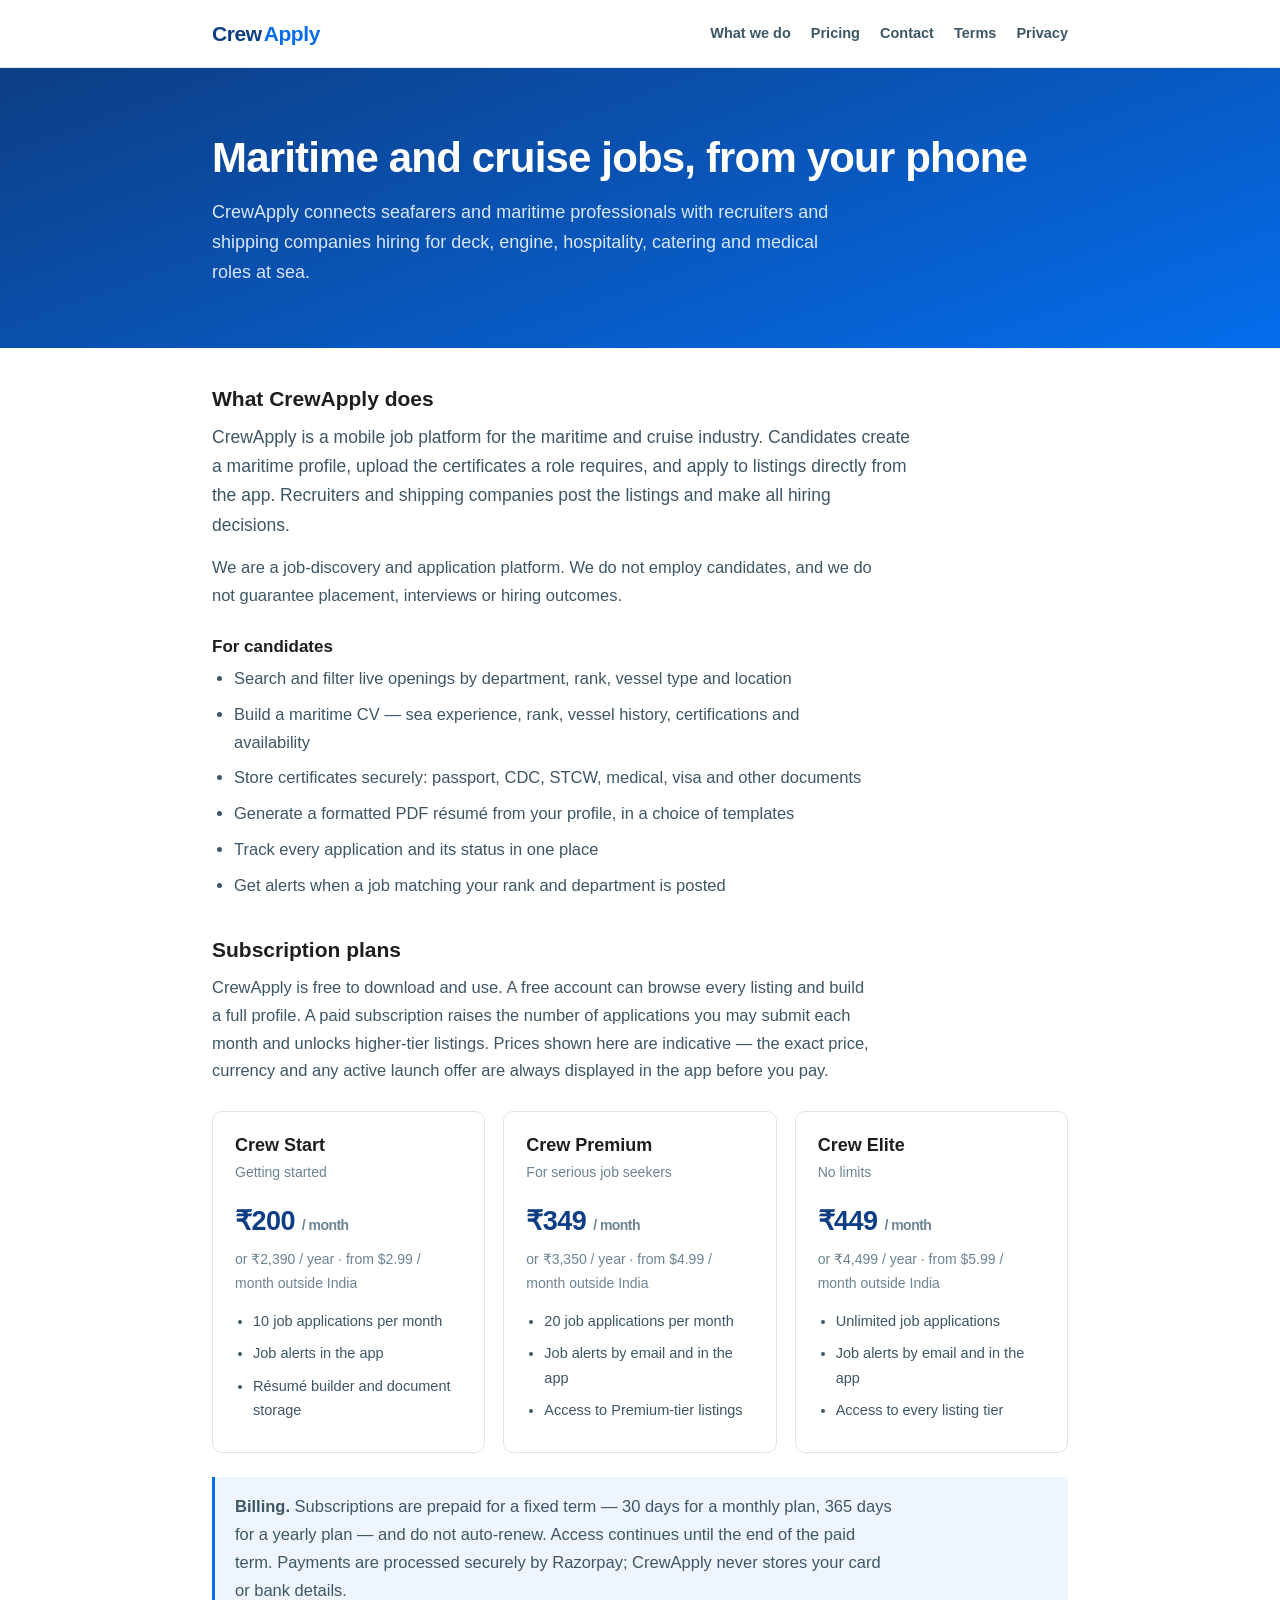
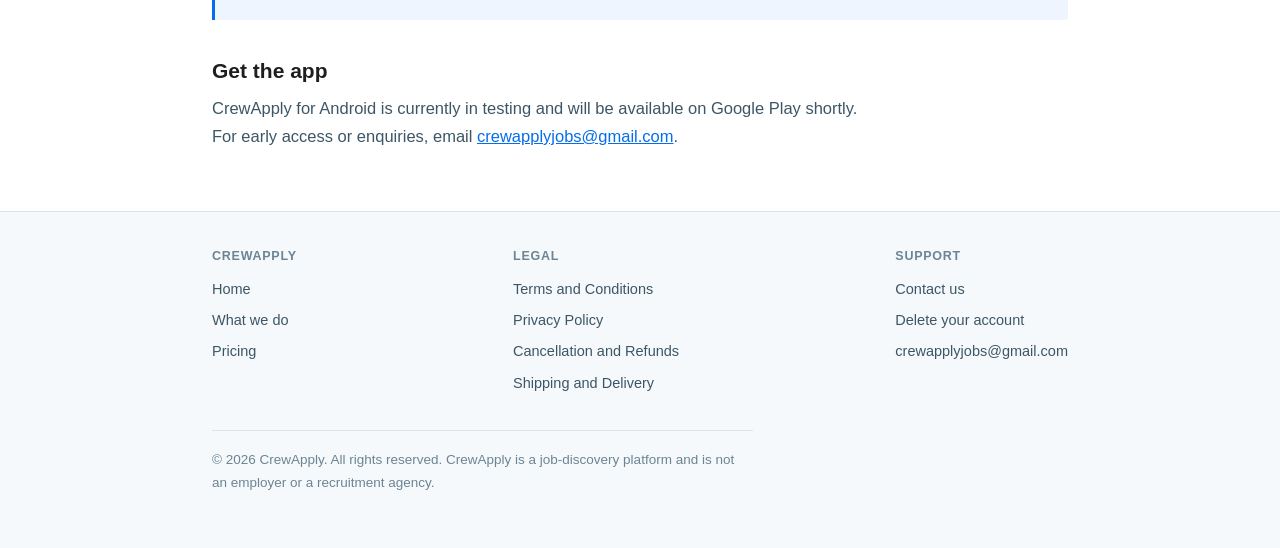
<file: index.html>
<!doctype html>
<html lang="en">
<head>
<meta charset="utf-8">
<meta name="viewport" content="width=device-width, initial-scale=1">
<title>CrewApply — Maritime and cruise jobs for seafarers</title>
<meta name="description" content="CrewApply connects seafarers and maritime professionals with verified cruise and shipping job opportunities. Build a maritime CV, upload your certificates, and apply from your phone.">
<link rel="stylesheet" href="assets/site.css">
</head>
<body>

<header class="site">
  <div class="wrap">
    <a class="brand" href="index.html">Crew<span>Apply</span></a>
    <nav>
      <a href="#what">What we do</a>
      <a href="#pricing">Pricing</a>
      <a href="contact.html">Contact</a>
      <a href="terms.html">Terms</a>
      <a href="privacy.html">Privacy</a>
    </nav>
  </div>
</header>

<section class="hero">
  <div class="wrap">
    <h1>Maritime and cruise jobs, from your phone</h1>
    <p>
      CrewApply connects seafarers and maritime professionals with recruiters and shipping companies
      hiring for deck, engine, hospitality, catering and medical roles at sea.
    </p>
  </div>
</section>

<main class="wrap">

  <h2 id="what">What CrewApply does</h2>
  <p class="lead">
    CrewApply is a mobile job platform for the maritime and cruise industry. Candidates create a
    maritime profile, upload the certificates a role requires, and apply to listings directly from
    the app. Recruiters and shipping companies post the listings and make all hiring decisions.
  </p>
  <p>
    We are a job-discovery and application platform. We do not employ candidates, and we do not
    guarantee placement, interviews or hiring outcomes.
  </p>

  <h3>For candidates</h3>
  <ul>
    <li>Search and filter live openings by department, rank, vessel type and location</li>
    <li>Build a maritime CV — sea experience, rank, vessel history, certifications and availability</li>
    <li>Store certificates securely: passport, CDC, STCW, medical, visa and other documents</li>
    <li>Generate a formatted PDF résumé from your profile, in a choice of templates</li>
    <li>Track every application and its status in one place</li>
    <li>Get alerts when a job matching your rank and department is posted</li>
  </ul>

  <h2 id="pricing">Subscription plans</h2>
  <p>
    CrewApply is free to download and use. A free account can browse every listing and build a full
    profile. A paid subscription raises the number of applications you may submit each month and
    unlocks higher-tier listings. Prices shown here are indicative — the exact price, currency and
    any active launch offer are always displayed in the app before you pay.
  </p>

  <div class="cards">
    <div class="card">
      <h3>Crew Start</h3>
      <p class="sub">Getting started</p>
      <div class="price">₹200 <small>/ month</small></div>
      <p class="alt">or ₹2,390 / year · from $2.99 / month outside India</p>
      <ul>
        <li>10 job applications per month</li>
        <li>Job alerts in the app</li>
        <li>Résumé builder and document storage</li>
      </ul>
    </div>

    <div class="card">
      <h3>Crew Premium</h3>
      <p class="sub">For serious job seekers</p>
      <div class="price">₹349 <small>/ month</small></div>
      <p class="alt">or ₹3,350 / year · from $4.99 / month outside India</p>
      <ul>
        <li>20 job applications per month</li>
        <li>Job alerts by email and in the app</li>
        <li>Access to Premium-tier listings</li>
      </ul>
    </div>

    <div class="card">
      <h3>Crew Elite</h3>
      <p class="sub">No limits</p>
      <div class="price">₹449 <small>/ month</small></div>
      <p class="alt">or ₹4,499 / year · from $5.99 / month outside India</p>
      <ul>
        <li>Unlimited job applications</li>
        <li>Job alerts by email and in the app</li>
        <li>Access to every listing tier</li>
      </ul>
    </div>
  </div>

  <div class="note">
    <p>
      <strong>Billing.</strong> Subscriptions are prepaid for a fixed term — 30 days for a monthly
      plan, 365 days for a yearly plan — and do not auto-renew. Access continues until the end of the
      paid term. Payments are processed securely by Razorpay; CrewApply never stores your card or
      bank details.
    </p>
  </div>

  <h2>Get the app</h2>
  <p>
    CrewApply for Android is currently in testing and will be available on Google Play shortly. For
    early access or enquiries, email <a href="mailto:crewapplyjobs@gmail.com">crewapplyjobs@gmail.com</a>.
  </p>

</main>

<footer class="site">
  <div class="wrap">
    <div class="cols">
      <div>
        <h4>CrewApply</h4>
        <a href="index.html">Home</a>
        <a href="index.html#what">What we do</a>
        <a href="index.html#pricing">Pricing</a>
      </div>
      <div>
        <h4>Legal</h4>
        <a href="terms.html">Terms and Conditions</a>
        <a href="privacy.html">Privacy Policy</a>
        <a href="refunds.html">Cancellation and Refunds</a>
        <a href="shipping.html">Shipping and Delivery</a>
      </div>
      <div>
        <h4>Support</h4>
        <a href="contact.html">Contact us</a>
        <a href="delete-account.html">Delete your account</a>
        <a href="mailto:crewapplyjobs@gmail.com">crewapplyjobs@gmail.com</a>
      </div>
    </div>
    <p class="legal">
      &copy; 2026 CrewApply. All rights reserved.
      CrewApply is a job-discovery platform and is not an employer or a recruitment agency.
    </p>
  </div>
</footer>

</body>
</html>
</file>
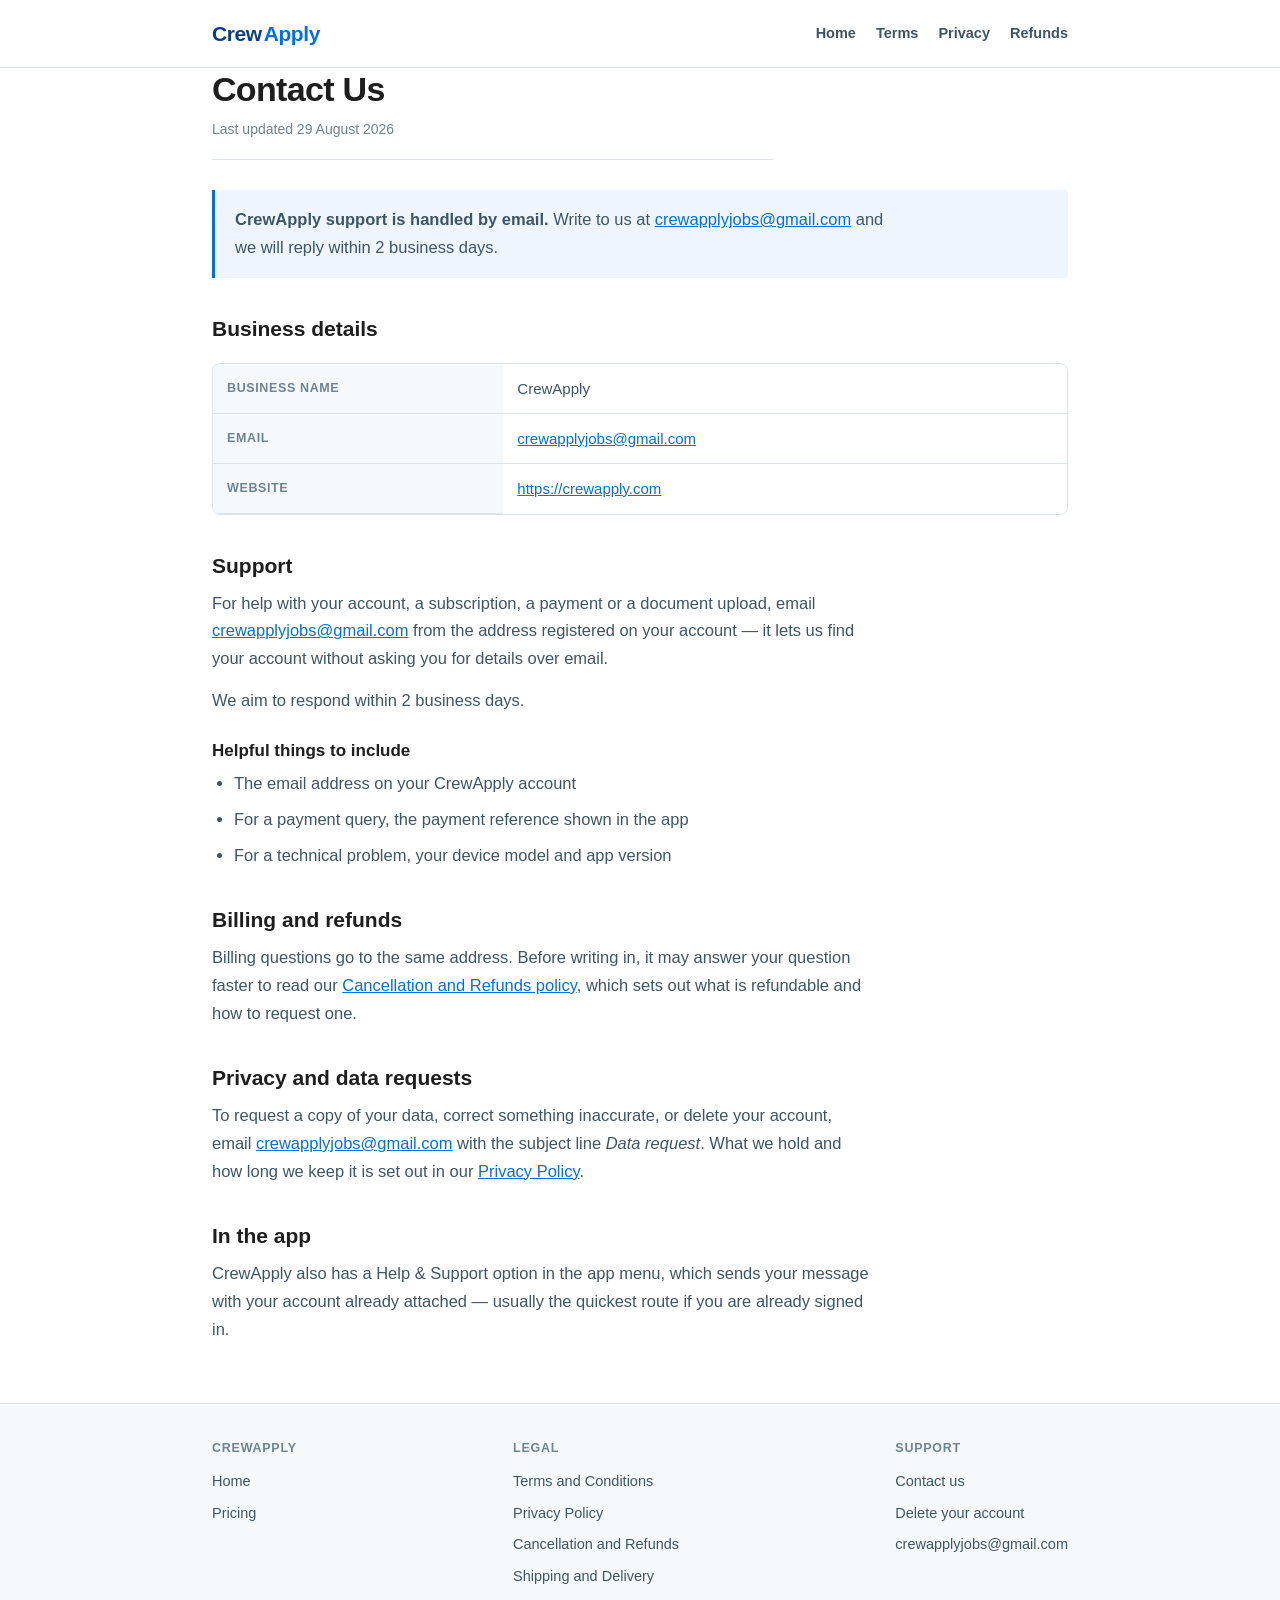
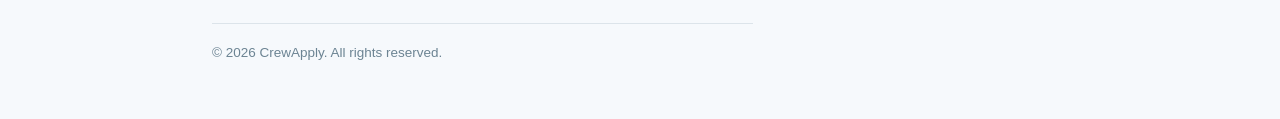
<file: contact.html>
<!doctype html>
<html lang="en">
<head>
<meta charset="utf-8">
<meta name="viewport" content="width=device-width, initial-scale=1">
<title>Contact Us — CrewApply</title>
<meta name="description" content="Contact CrewApply — email support for accounts, subscriptions, payments and data requests.">
<link rel="stylesheet" href="assets/site.css">
</head>
<body>

<header class="site">
  <div class="wrap">
    <a class="brand" href="index.html">Crew<span>Apply</span></a>
    <nav>
      <a href="index.html">Home</a>
      <a href="terms.html">Terms</a>
      <a href="privacy.html">Privacy</a>
      <a href="refunds.html">Refunds</a>
    </nav>
  </div>
</header>

<main class="wrap">
  <h1 class="page">Contact Us</h1>
  <p class="updated">Last updated 29 August 2026</p>

  <div class="note">
    <p>
      <strong>CrewApply support is handled by email.</strong> Write to us at
      <a href="mailto:crewapplyjobs@gmail.com">crewapplyjobs@gmail.com</a> and we will reply within
      2 business days.
    </p>
  </div>

  <h2>Business details</h2>
  <div class="tbl">
    <table>
      <tr>
        <th style="width:34%">Business name</th>
        <td>CrewApply</td>
      </tr>
      <tr>
        <th>Email</th>
        <td><a href="mailto:crewapplyjobs@gmail.com">crewapplyjobs@gmail.com</a></td>
      </tr>
      <tr>
        <th>Website</th>
        <td><a href="https://crewapply.com">https://crewapply.com</a></td>
      </tr>
    </table>
  </div>

  <h2>Support</h2>
  <p>
    For help with your account, a subscription, a payment or a document upload, email
    <a href="mailto:crewapplyjobs@gmail.com">crewapplyjobs@gmail.com</a> from the address registered on
    your account — it lets us find your account without asking you for details over email.
  </p>
  <p>
    We aim to respond within 2 business days.
  </p>

  <h3>Helpful things to include</h3>
  <ul>
    <li>The email address on your CrewApply account</li>
    <li>For a payment query, the payment reference shown in the app</li>
    <li>For a technical problem, your device model and app version</li>
  </ul>

  <h2>Billing and refunds</h2>
  <p>
    Billing questions go to the same address. Before writing in, it may answer your question faster to
    read our <a href="refunds.html">Cancellation and Refunds policy</a>, which sets out what is
    refundable and how to request one.
  </p>

  <h2>Privacy and data requests</h2>
  <p>
    To request a copy of your data, correct something inaccurate, or delete your account, email
    <a href="mailto:crewapplyjobs@gmail.com">crewapplyjobs@gmail.com</a> with the subject line
    <em>Data request</em>. What we hold and how long we keep it is set out in our
    <a href="privacy.html">Privacy Policy</a>.
  </p>

  <h2>In the app</h2>
  <p>
    CrewApply also has a Help &amp; Support option in the app menu, which sends your message with your
    account already attached — usually the quickest route if you are already signed in.
  </p>
</main>

<footer class="site">
  <div class="wrap">
    <div class="cols">
      <div>
        <h4>CrewApply</h4>
        <a href="index.html">Home</a>
        <a href="index.html#pricing">Pricing</a>
      </div>
      <div>
        <h4>Legal</h4>
        <a href="terms.html">Terms and Conditions</a>
        <a href="privacy.html">Privacy Policy</a>
        <a href="refunds.html">Cancellation and Refunds</a>
        <a href="shipping.html">Shipping and Delivery</a>
      </div>
      <div>
        <h4>Support</h4>
        <a href="contact.html">Contact us</a>
        <a href="delete-account.html">Delete your account</a>
        <a href="mailto:crewapplyjobs@gmail.com">crewapplyjobs@gmail.com</a>
      </div>
    </div>
    <p class="legal">
      &copy; 2026 CrewApply. All rights reserved.
    </p>
  </div>
</footer>

</body>
</html>
</file>
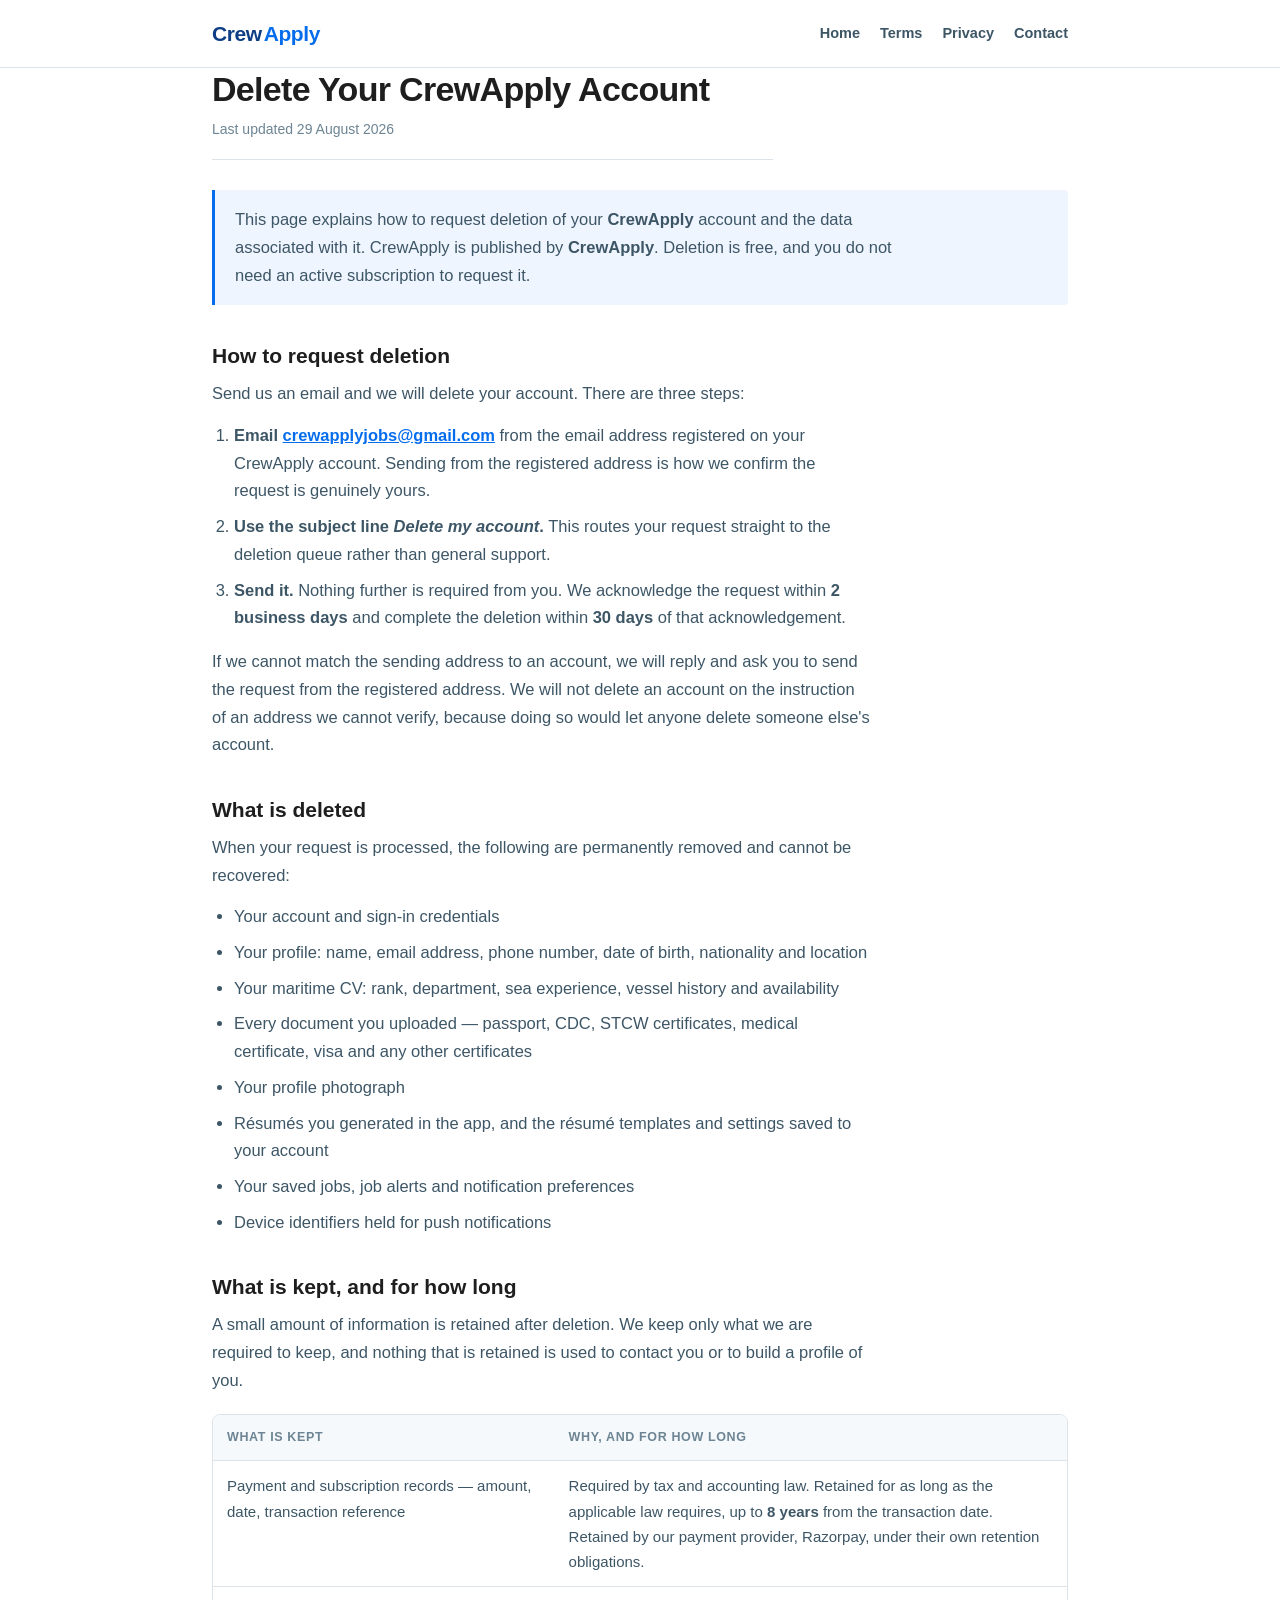
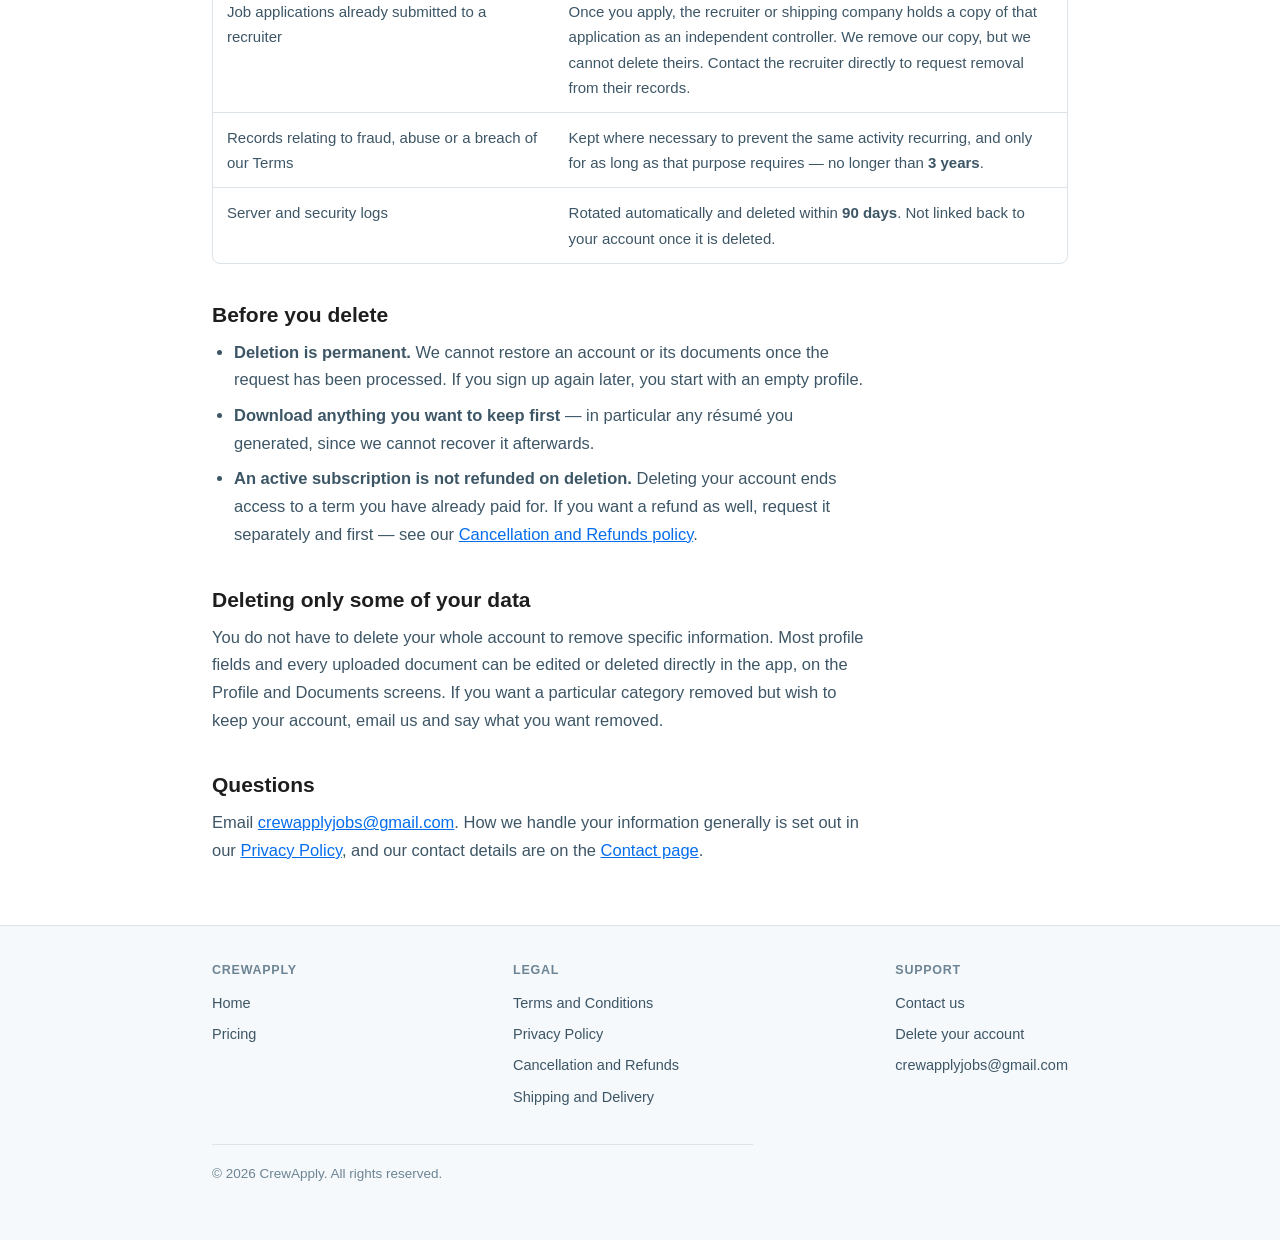
<file: delete-account.html>
<!doctype html>
<html lang="en">
<head>
<meta charset="utf-8">
<meta name="viewport" content="width=device-width, initial-scale=1">
<title>Delete Your CrewApply Account — CrewApply</title>
<meta name="description" content="How to request deletion of your CrewApply account and associated data, what is deleted, what is kept, and for how long.">
<link rel="stylesheet" href="assets/site.css">
</head>
<body>

<header class="site">
  <div class="wrap">
    <a class="brand" href="index.html">Crew<span>Apply</span></a>
    <nav>
      <a href="index.html">Home</a>
      <a href="terms.html">Terms</a>
      <a href="privacy.html">Privacy</a>
      <a href="contact.html">Contact</a>
    </nav>
  </div>
</header>

<main class="wrap">
  <h1 class="page">Delete Your CrewApply Account</h1>
  <p class="updated">Last updated 29 August 2026</p>

  <div class="note">
    <p>
      This page explains how to request deletion of your <strong>CrewApply</strong> account and the
      data associated with it. CrewApply is published by <strong>CrewApply</strong>. Deletion is free,
      and you do not need an active subscription to request it.
    </p>
  </div>

  <h2>How to request deletion</h2>
  <p>
    Send us an email and we will delete your account. There are three steps:
  </p>
  <ol>
    <li>
      <strong>Email <a href="mailto:crewapplyjobs@gmail.com">crewapplyjobs@gmail.com</a></strong>
      from the email address registered on your CrewApply account. Sending from the registered
      address is how we confirm the request is genuinely yours.
    </li>
    <li>
      <strong>Use the subject line <em>Delete my account</em>.</strong> This routes your request
      straight to the deletion queue rather than general support.
    </li>
    <li>
      <strong>Send it.</strong> Nothing further is required from you. We acknowledge the request
      within <strong>2 business days</strong> and complete the deletion within
      <strong>30 days</strong> of that acknowledgement.
    </li>
  </ol>
  <p>
    If we cannot match the sending address to an account, we will reply and ask you to send the
    request from the registered address. We will not delete an account on the instruction of an
    address we cannot verify, because doing so would let anyone delete someone else's account.
  </p>

  <h2>What is deleted</h2>
  <p>
    When your request is processed, the following are permanently removed and cannot be recovered:
  </p>
  <ul>
    <li>Your account and sign-in credentials</li>
    <li>Your profile: name, email address, phone number, date of birth, nationality and location</li>
    <li>Your maritime CV: rank, department, sea experience, vessel history and availability</li>
    <li>Every document you uploaded — passport, CDC, STCW certificates, medical certificate, visa
      and any other certificates</li>
    <li>Your profile photograph</li>
    <li>Résumés you generated in the app, and the résumé templates and settings saved to your account</li>
    <li>Your saved jobs, job alerts and notification preferences</li>
    <li>Device identifiers held for push notifications</li>
  </ul>

  <h2>What is kept, and for how long</h2>
  <p>
    A small amount of information is retained after deletion. We keep only what we are required to
    keep, and nothing that is retained is used to contact you or to build a profile of you.
  </p>

  <div class="tbl">
    <table>
      <tr>
        <th style="width:40%">What is kept</th>
        <th>Why, and for how long</th>
      </tr>
      <tr>
        <td>Payment and subscription records — amount, date, transaction reference</td>
        <td>Required by tax and accounting law. Retained for as long as the applicable law requires,
          up to <strong>8 years</strong> from the transaction date. Retained by our payment provider,
          Razorpay, under their own retention obligations.</td>
      </tr>
      <tr>
        <td>Job applications already submitted to a recruiter</td>
        <td>Once you apply, the recruiter or shipping company holds a copy of that application as an
          independent controller. We remove our copy, but we cannot delete theirs. Contact the
          recruiter directly to request removal from their records.</td>
      </tr>
      <tr>
        <td>Records relating to fraud, abuse or a breach of our Terms</td>
        <td>Kept where necessary to prevent the same activity recurring, and only for as long as that
          purpose requires — no longer than <strong>3 years</strong>.</td>
      </tr>
      <tr>
        <td>Server and security logs</td>
        <td>Rotated automatically and deleted within <strong>90 days</strong>. Not linked back to your
          account once it is deleted.</td>
      </tr>
    </table>
  </div>

  <h2>Before you delete</h2>
  <ul>
    <li><strong>Deletion is permanent.</strong> We cannot restore an account or its documents once the
      request has been processed. If you sign up again later, you start with an empty profile.</li>
    <li><strong>Download anything you want to keep first</strong> — in particular any résumé you
      generated, since we cannot recover it afterwards.</li>
    <li><strong>An active subscription is not refunded on deletion.</strong> Deleting your account
      ends access to a term you have already paid for. If you want a refund as well, request it
      separately and first — see our <a href="refunds.html">Cancellation and Refunds policy</a>.</li>
  </ul>

  <h2>Deleting only some of your data</h2>
  <p>
    You do not have to delete your whole account to remove specific information. Most profile fields
    and every uploaded document can be edited or deleted directly in the app, on the Profile and
    Documents screens. If you want a particular category removed but wish to keep your account, email
    us and say what you want removed.
  </p>

  <h2>Questions</h2>
  <p>
    Email <a href="mailto:crewapplyjobs@gmail.com">crewapplyjobs@gmail.com</a>. How we handle your
    information generally is set out in our <a href="privacy.html">Privacy Policy</a>, and our
    contact details are on the <a href="contact.html">Contact page</a>.
  </p>
</main>

<footer class="site">
  <div class="wrap">
    <div class="cols">
      <div>
        <h4>CrewApply</h4>
        <a href="index.html">Home</a>
        <a href="index.html#pricing">Pricing</a>
      </div>
      <div>
        <h4>Legal</h4>
        <a href="terms.html">Terms and Conditions</a>
        <a href="privacy.html">Privacy Policy</a>
        <a href="refunds.html">Cancellation and Refunds</a>
        <a href="shipping.html">Shipping and Delivery</a>
      </div>
      <div>
        <h4>Support</h4>
        <a href="contact.html">Contact us</a>
        <a href="delete-account.html">Delete your account</a>
        <a href="mailto:crewapplyjobs@gmail.com">crewapplyjobs@gmail.com</a>
      </div>
    </div>
    <p class="legal">
      &copy; 2026 CrewApply. All rights reserved.
    </p>
  </div>
</footer>

</body>
</html>
</file>
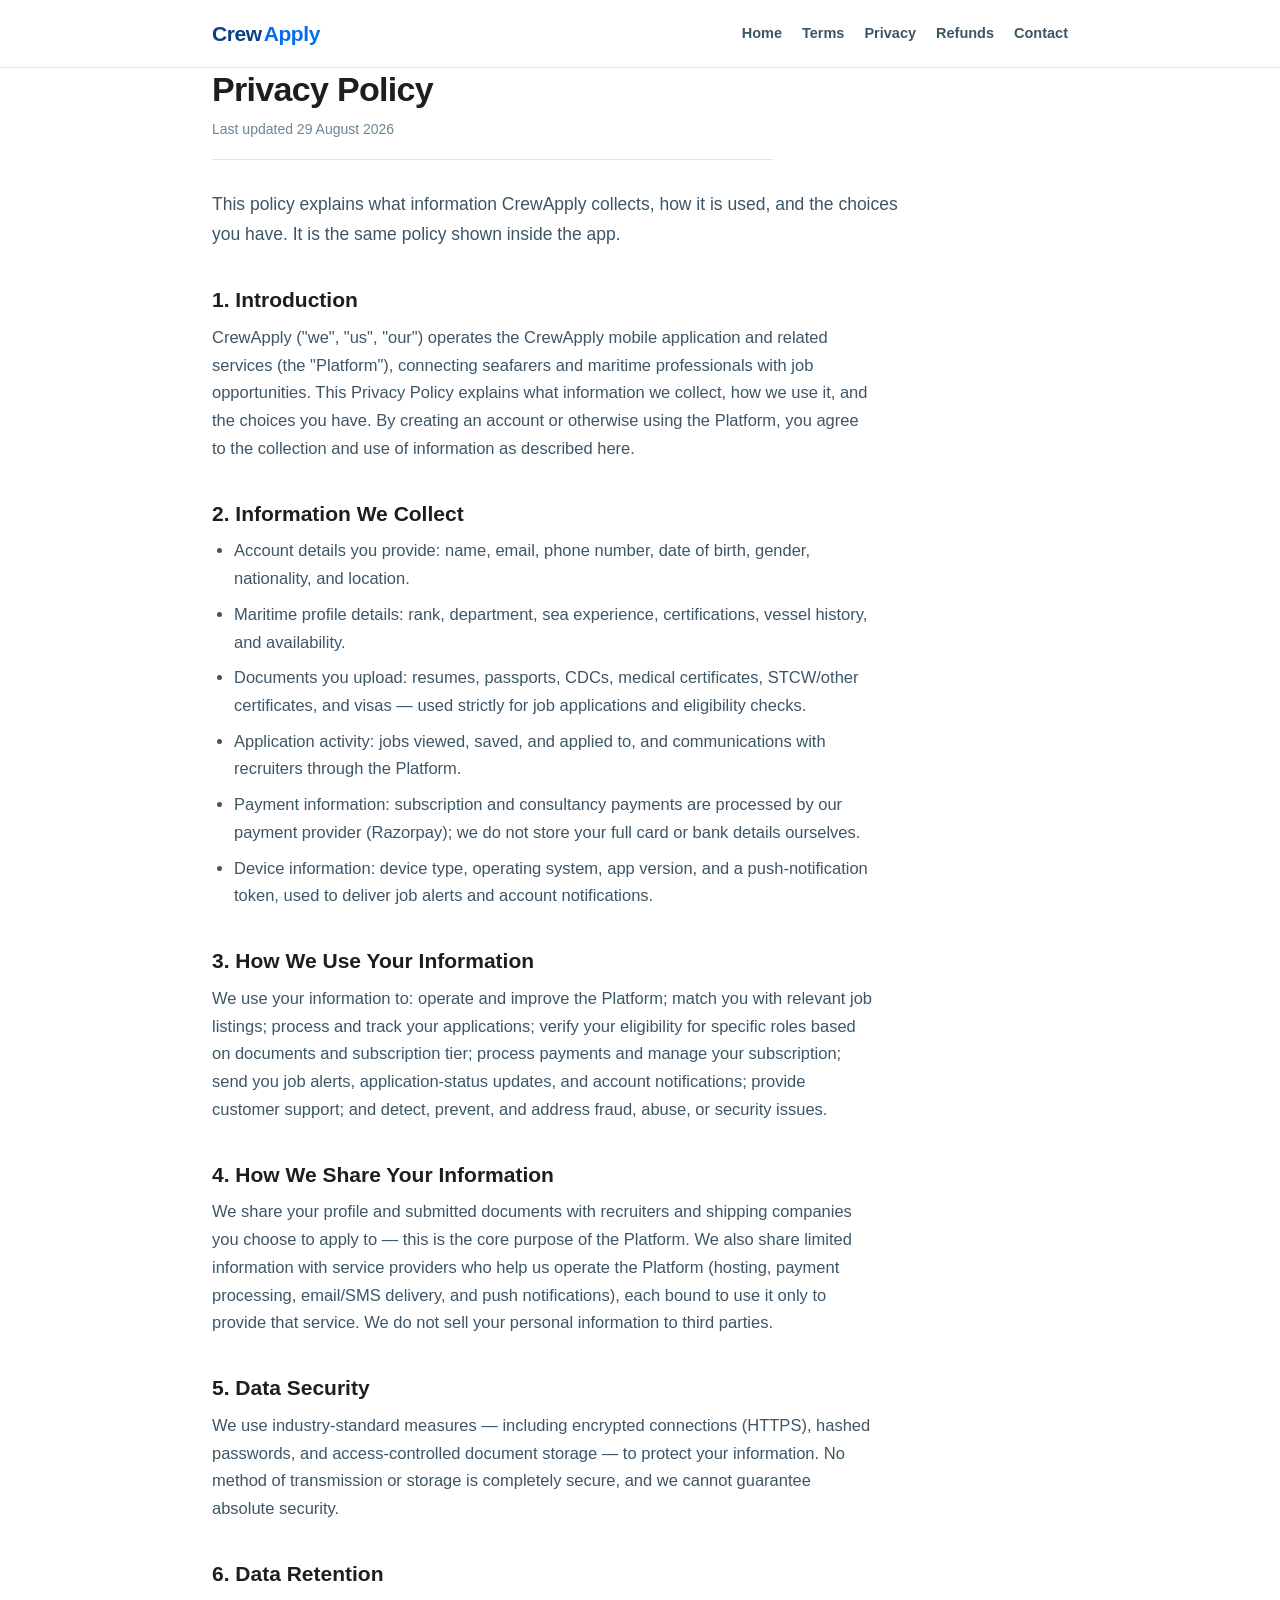
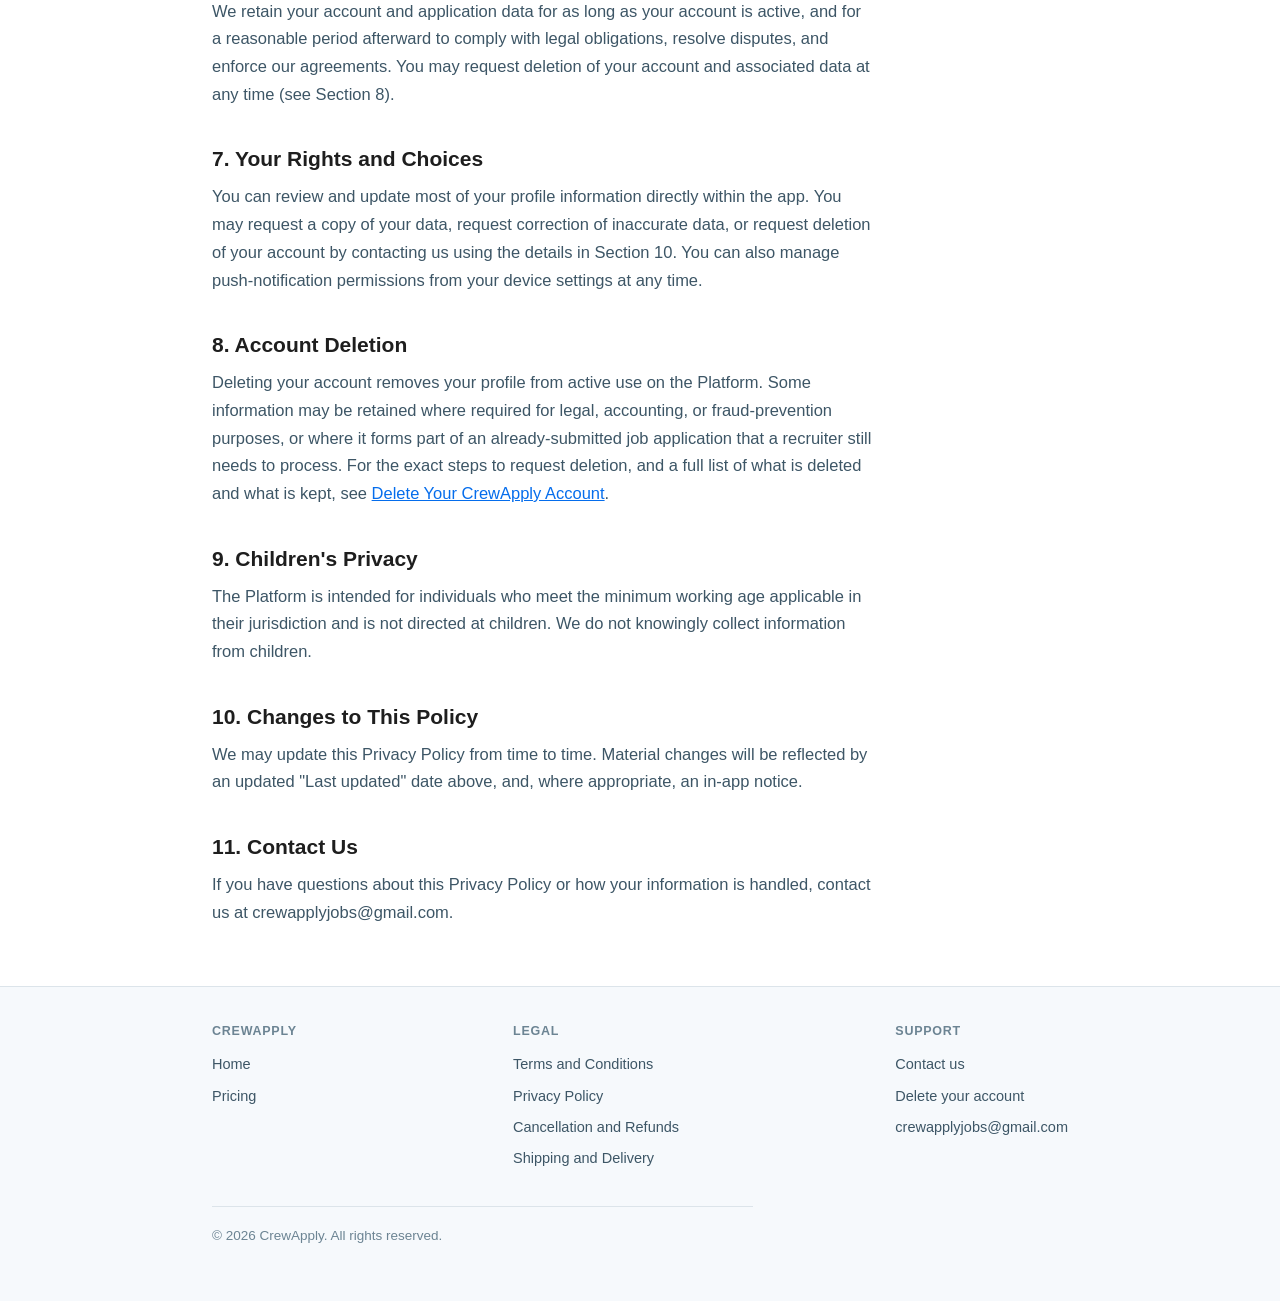
<file: privacy.html>
<!doctype html>
<html lang="en">
<head>
<meta charset="utf-8">
<meta name="viewport" content="width=device-width, initial-scale=1">
<title>Privacy Policy — CrewApply</title>
<meta name="description" content="How CrewApply collects, uses and protects your personal information and documents.">
<link rel="stylesheet" href="assets/site.css">
</head>
<body>

<header class="site">
  <div class="wrap">
    <a class="brand" href="index.html">Crew<span>Apply</span></a>
    <nav>
      <a href="index.html">Home</a>
      <a href="terms.html">Terms</a>
      <a href="privacy.html">Privacy</a>
      <a href="refunds.html">Refunds</a>
      <a href="contact.html">Contact</a>
    </nav>
  </div>
</header>

<main class="wrap">
  <h1 class="page">Privacy Policy</h1>
  <p class="updated">Last updated 29 August 2026</p>
  <p class="lead">This policy explains what information CrewApply collects, how it is used, and the choices you have. It is the same policy shown inside the app.</p>

  <h2>1. Introduction</h2>
  <p>CrewApply ("we", "us", "our") operates the CrewApply mobile application and related services (the "Platform"), connecting seafarers and maritime professionals with job opportunities. This Privacy Policy explains what information we collect, how we use it, and the choices you have. By creating an account or otherwise using the Platform, you agree to the collection and use of information as described here.</p>

  <h2>2. Information We Collect</h2>
  <ul><li>Account details you provide: name, email, phone number, date of birth, gender, nationality, and location.</li><li>Maritime profile details: rank, department, sea experience, certifications, vessel history, and availability.</li><li>Documents you upload: resumes, passports, CDCs, medical certificates, STCW/other certificates, and visas — used strictly for job applications and eligibility checks.</li><li>Application activity: jobs viewed, saved, and applied to, and communications with recruiters through the Platform.</li><li>Payment information: subscription and consultancy payments are processed by our payment provider (Razorpay); we do not store your full card or bank details ourselves.</li><li>Device information: device type, operating system, app version, and a push-notification token, used to deliver job alerts and account notifications.</li></ul>

  <h2>3. How We Use Your Information</h2>
  <p>We use your information to: operate and improve the Platform; match you with relevant job listings; process and track your applications; verify your eligibility for specific roles based on documents and subscription tier; process payments and manage your subscription; send you job alerts, application-status updates, and account notifications; provide customer support; and detect, prevent, and address fraud, abuse, or security issues.</p>

  <h2>4. How We Share Your Information</h2>
  <p>We share your profile and submitted documents with recruiters and shipping companies you choose to apply to — this is the core purpose of the Platform. We also share limited information with service providers who help us operate the Platform (hosting, payment processing, email/SMS delivery, and push notifications), each bound to use it only to provide that service. We do not sell your personal information to third parties.</p>

  <h2>5. Data Security</h2>
  <p>We use industry-standard measures — including encrypted connections (HTTPS), hashed passwords, and access-controlled document storage — to protect your information. No method of transmission or storage is completely secure, and we cannot guarantee absolute security.</p>

  <h2>6. Data Retention</h2>
  <p>We retain your account and application data for as long as your account is active, and for a reasonable period afterward to comply with legal obligations, resolve disputes, and enforce our agreements. You may request deletion of your account and associated data at any time (see Section 8).</p>

  <h2>7. Your Rights and Choices</h2>
  <p>You can review and update most of your profile information directly within the app. You may request a copy of your data, request correction of inaccurate data, or request deletion of your account by contacting us using the details in Section 10. You can also manage push-notification permissions from your device settings at any time.</p>

  <h2>8. Account Deletion</h2>
  <p>Deleting your account removes your profile from active use on the Platform. Some information may be retained where required for legal, accounting, or fraud-prevention purposes, or where it forms part of an already-submitted job application that a recruiter still needs to process. For the exact steps to request deletion, and a full list of what is deleted and what is kept, see <a href="delete-account.html">Delete Your CrewApply Account</a>.</p>

  <h2>9. Children's Privacy</h2>
  <p>The Platform is intended for individuals who meet the minimum working age applicable in their jurisdiction and is not directed at children. We do not knowingly collect information from children.</p>

  <h2>10. Changes to This Policy</h2>
  <p>We may update this Privacy Policy from time to time. Material changes will be reflected by an updated "Last updated" date above, and, where appropriate, an in-app notice.</p>

  <h2>11. Contact Us</h2>
  <p>If you have questions about this Privacy Policy or how your information is handled, contact us at crewapplyjobs@gmail.com.</p>
</main>

<footer class="site">
  <div class="wrap">
    <div class="cols">
      <div>
        <h4>CrewApply</h4>
        <a href="index.html">Home</a>
        <a href="index.html#pricing">Pricing</a>
      </div>
      <div>
        <h4>Legal</h4>
        <a href="terms.html">Terms and Conditions</a>
        <a href="privacy.html">Privacy Policy</a>
        <a href="refunds.html">Cancellation and Refunds</a>
        <a href="shipping.html">Shipping and Delivery</a>
      </div>
      <div>
        <h4>Support</h4>
        <a href="contact.html">Contact us</a>
        <a href="delete-account.html">Delete your account</a>
        <a href="mailto:crewapplyjobs@gmail.com">crewapplyjobs@gmail.com</a>
      </div>
    </div>
    <p class="legal">
      &copy; 2026 CrewApply. All rights reserved.
    </p>
  </div>
</footer>

</body>
</html>
</file>
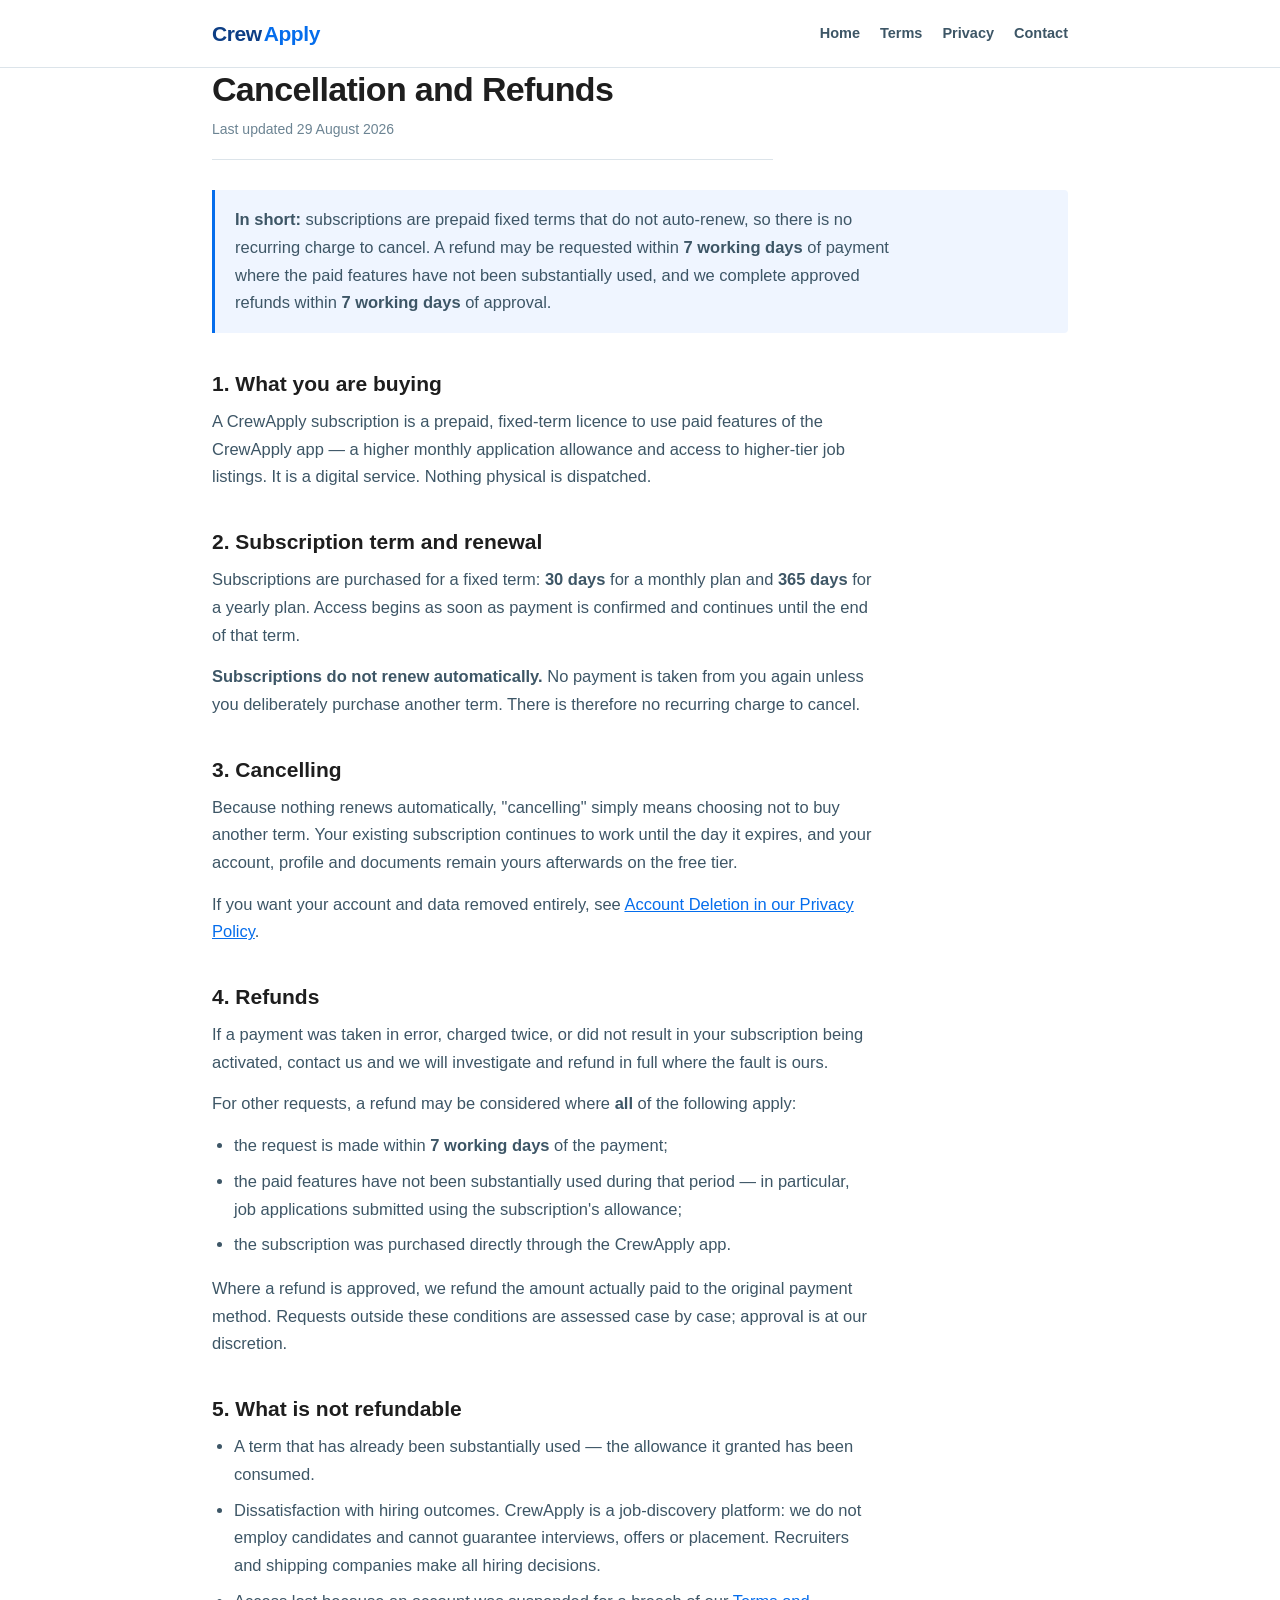
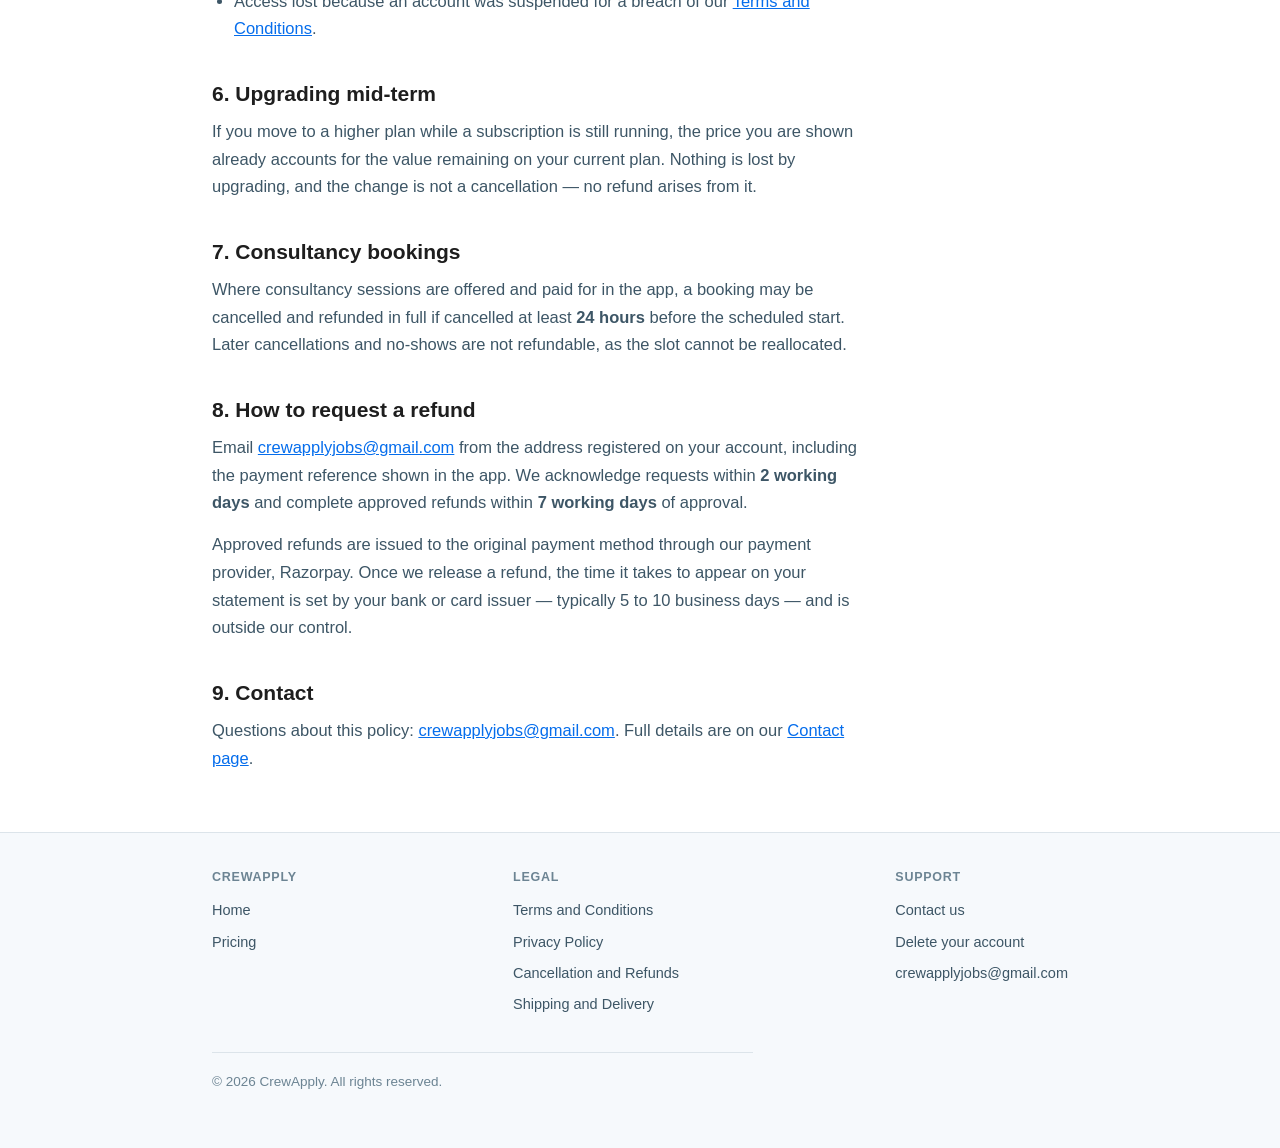
<file: refunds.html>
<!doctype html>
<html lang="en">
<head>
<meta charset="utf-8">
<meta name="viewport" content="width=device-width, initial-scale=1">
<title>Cancellation and Refunds — CrewApply</title>
<meta name="description" content="CrewApply cancellation and refund policy for subscription plans and consultancy bookings.">
<link rel="stylesheet" href="assets/site.css">
</head>
<body>

<header class="site">
  <div class="wrap">
    <a class="brand" href="index.html">Crew<span>Apply</span></a>
    <nav>
      <a href="index.html">Home</a>
      <a href="terms.html">Terms</a>
      <a href="privacy.html">Privacy</a>
      <a href="contact.html">Contact</a>
    </nav>
  </div>
</header>

<main class="wrap">
  <h1 class="page">Cancellation and Refunds</h1>
  <p class="updated">Last updated 29 August 2026</p>

  <div class="note">
    <p>
      <strong>In short:</strong> subscriptions are prepaid fixed terms that do not auto-renew, so
      there is no recurring charge to cancel. A refund may be requested within <strong>7 working
      days</strong> of payment where the paid features have not been substantially used, and we
      complete approved refunds within <strong>7 working days</strong> of approval.
    </p>
  </div>

  <h2>1. What you are buying</h2>
  <p>
    A CrewApply subscription is a prepaid, fixed-term licence to use paid features of the CrewApply
    app — a higher monthly application allowance and access to higher-tier job listings. It is a
    digital service. Nothing physical is dispatched.
  </p>

  <h2>2. Subscription term and renewal</h2>
  <p>
    Subscriptions are purchased for a fixed term: <strong>30 days</strong> for a monthly plan and
    <strong>365 days</strong> for a yearly plan. Access begins as soon as payment is confirmed and
    continues until the end of that term.
  </p>
  <p>
    <strong>Subscriptions do not renew automatically.</strong> No payment is taken from you again
    unless you deliberately purchase another term. There is therefore no recurring charge to cancel.
  </p>

  <h2>3. Cancelling</h2>
  <p>
    Because nothing renews automatically, "cancelling" simply means choosing not to buy another term.
    Your existing subscription continues to work until the day it expires, and your account, profile
    and documents remain yours afterwards on the free tier.
  </p>
  <p>
    If you want your account and data removed entirely, see
    <a href="privacy.html">Account Deletion in our Privacy Policy</a>.
  </p>

  <h2>4. Refunds</h2>
  <p>
    If a payment was taken in error, charged twice, or did not result in your subscription being
    activated, contact us and we will investigate and refund in full where the fault is ours.
  </p>
  <p>
    For other requests, a refund may be considered where <strong>all</strong> of the following apply:
  </p>
  <ul>
    <li>the request is made within <strong>7 working days</strong> of the payment;</li>
    <li>the paid features have not been substantially used during that period — in particular, job
      applications submitted using the subscription's allowance;</li>
    <li>the subscription was purchased directly through the CrewApply app.</li>
  </ul>
  <p>
    Where a refund is approved, we refund the amount actually paid to the original payment method.
    Requests outside these conditions are assessed case by case; approval is at our discretion.
  </p>

  <h2>5. What is not refundable</h2>
  <ul>
    <li>A term that has already been substantially used — the allowance it granted has been consumed.</li>
    <li>Dissatisfaction with hiring outcomes. CrewApply is a job-discovery platform: we do not employ
      candidates and cannot guarantee interviews, offers or placement. Recruiters and shipping
      companies make all hiring decisions.</li>
    <li>Access lost because an account was suspended for a breach of our
      <a href="terms.html">Terms and Conditions</a>.</li>
  </ul>

  <h2>6. Upgrading mid-term</h2>
  <p>
    If you move to a higher plan while a subscription is still running, the price you are shown
    already accounts for the value remaining on your current plan. Nothing is lost by upgrading, and
    the change is not a cancellation — no refund arises from it.
  </p>

  <h2>7. Consultancy bookings</h2>
  <p>
    Where consultancy sessions are offered and paid for in the app, a booking may be cancelled and
    refunded in full if cancelled at least <strong>24 hours</strong> before the scheduled
    start. Later cancellations and no-shows are not refundable, as the slot cannot be reallocated.
  </p>

  <h2>8. How to request a refund</h2>
  <p>
    Email <a href="mailto:crewapplyjobs@gmail.com">crewapplyjobs@gmail.com</a> from the address registered
    on your account, including the payment reference shown in the app. We acknowledge requests within
    <strong>2 working days</strong> and complete approved refunds within <strong>7 working days</strong>
    of approval.
  </p>
  <p>
    Approved refunds are issued to the original payment method through our payment provider,
    Razorpay. Once we release a refund, the time it takes to appear on your statement is set by your
    bank or card issuer — typically 5 to 10 business days — and is outside our control.
  </p>

  <h2>9. Contact</h2>
  <p>
    Questions about this policy: <a href="mailto:crewapplyjobs@gmail.com">crewapplyjobs@gmail.com</a>.
    Full details are on our <a href="contact.html">Contact page</a>.
  </p>
</main>

<footer class="site">
  <div class="wrap">
    <div class="cols">
      <div>
        <h4>CrewApply</h4>
        <a href="index.html">Home</a>
        <a href="index.html#pricing">Pricing</a>
      </div>
      <div>
        <h4>Legal</h4>
        <a href="terms.html">Terms and Conditions</a>
        <a href="privacy.html">Privacy Policy</a>
        <a href="refunds.html">Cancellation and Refunds</a>
        <a href="shipping.html">Shipping and Delivery</a>
      </div>
      <div>
        <h4>Support</h4>
        <a href="contact.html">Contact us</a>
        <a href="delete-account.html">Delete your account</a>
        <a href="mailto:crewapplyjobs@gmail.com">crewapplyjobs@gmail.com</a>
      </div>
    </div>
    <p class="legal">
      &copy; 2026 CrewApply. All rights reserved.
    </p>
  </div>
</footer>

</body>
</html>
</file>
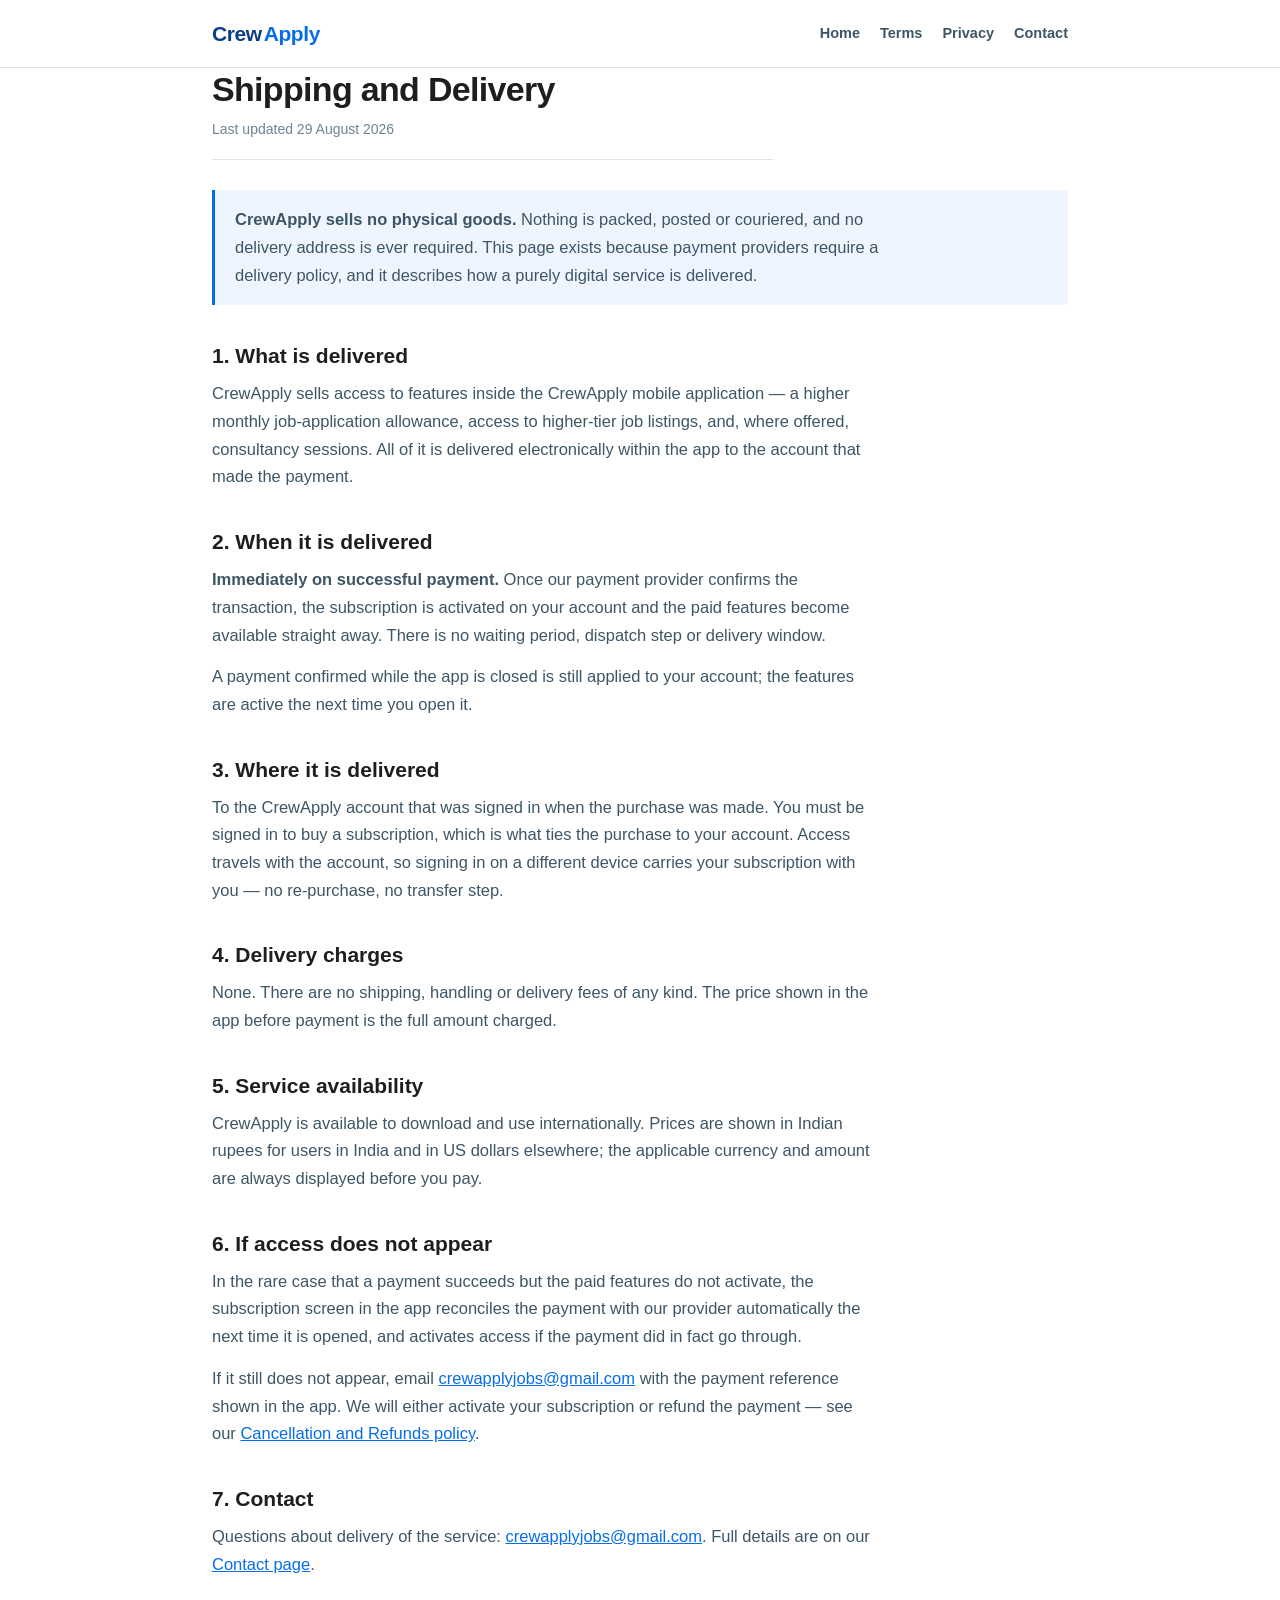
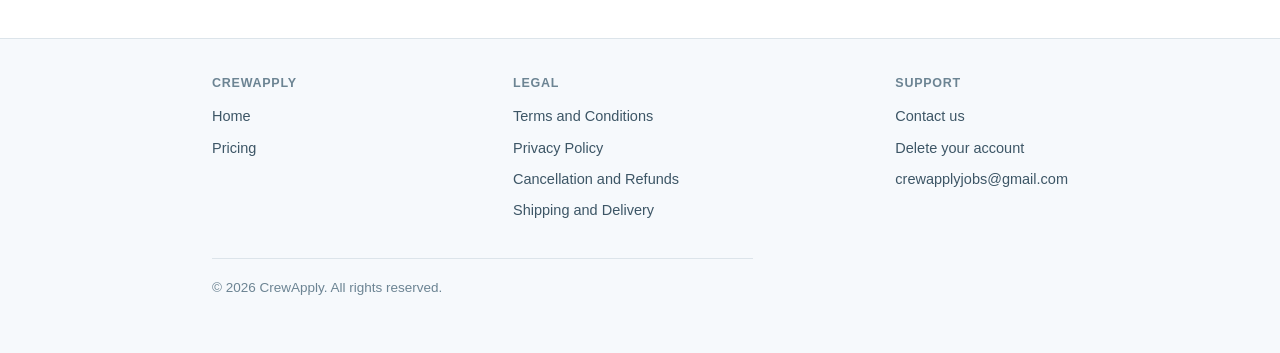
<file: shipping.html>
<!doctype html>
<html lang="en">
<head>
<meta charset="utf-8">
<meta name="viewport" content="width=device-width, initial-scale=1">
<title>Shipping and Delivery — CrewApply</title>
<meta name="description" content="CrewApply is a digital service. No physical goods are shipped; subscription access is delivered instantly in the app.">
<link rel="stylesheet" href="assets/site.css">
</head>
<body>

<header class="site">
  <div class="wrap">
    <a class="brand" href="index.html">Crew<span>Apply</span></a>
    <nav>
      <a href="index.html">Home</a>
      <a href="terms.html">Terms</a>
      <a href="privacy.html">Privacy</a>
      <a href="contact.html">Contact</a>
    </nav>
  </div>
</header>

<main class="wrap">
  <h1 class="page">Shipping and Delivery</h1>
  <p class="updated">Last updated 29 August 2026</p>

  <div class="note">
    <p>
      <strong>CrewApply sells no physical goods.</strong> Nothing is packed, posted or couriered, and
      no delivery address is ever required. This page exists because payment providers require a
      delivery policy, and it describes how a purely digital service is delivered.
    </p>
  </div>

  <h2>1. What is delivered</h2>
  <p>
    CrewApply sells access to features inside the CrewApply mobile application — a higher monthly
    job-application allowance, access to higher-tier job listings, and, where offered, consultancy
    sessions. All of it is delivered electronically within the app to the account that made the
    payment.
  </p>

  <h2>2. When it is delivered</h2>
  <p>
    <strong>Immediately on successful payment.</strong> Once our payment provider confirms the
    transaction, the subscription is activated on your account and the paid features become available
    straight away. There is no waiting period, dispatch step or delivery window.
  </p>
  <p>
    A payment confirmed while the app is closed is still applied to your account; the features are
    active the next time you open it.
  </p>

  <h2>3. Where it is delivered</h2>
  <p>
    To the CrewApply account that was signed in when the purchase was made. You must be signed in to
    buy a subscription, which is what ties the purchase to your account. Access travels with the
    account, so signing in on a different device carries your subscription with you — no re-purchase,
    no transfer step.
  </p>

  <h2>4. Delivery charges</h2>
  <p>
    None. There are no shipping, handling or delivery fees of any kind. The price shown in the app
    before payment is the full amount charged.
  </p>

  <h2>5. Service availability</h2>
  <p>
    CrewApply is available to download and use internationally. Prices are shown in Indian rupees for
    users in India and in US dollars elsewhere; the applicable currency and amount are always
    displayed before you pay.
  </p>

  <h2>6. If access does not appear</h2>
  <p>
    In the rare case that a payment succeeds but the paid features do not activate, the subscription
    screen in the app reconciles the payment with our provider automatically the next time it is
    opened, and activates access if the payment did in fact go through.
  </p>
  <p>
    If it still does not appear, email
    <a href="mailto:crewapplyjobs@gmail.com">crewapplyjobs@gmail.com</a> with the payment reference shown
    in the app. We will either activate your subscription or refund the payment — see our
    <a href="refunds.html">Cancellation and Refunds policy</a>.
  </p>

  <h2>7. Contact</h2>
  <p>
    Questions about delivery of the service:
    <a href="mailto:crewapplyjobs@gmail.com">crewapplyjobs@gmail.com</a>. Full details are on our
    <a href="contact.html">Contact page</a>.
  </p>
</main>

<footer class="site">
  <div class="wrap">
    <div class="cols">
      <div>
        <h4>CrewApply</h4>
        <a href="index.html">Home</a>
        <a href="index.html#pricing">Pricing</a>
      </div>
      <div>
        <h4>Legal</h4>
        <a href="terms.html">Terms and Conditions</a>
        <a href="privacy.html">Privacy Policy</a>
        <a href="refunds.html">Cancellation and Refunds</a>
        <a href="shipping.html">Shipping and Delivery</a>
      </div>
      <div>
        <h4>Support</h4>
        <a href="contact.html">Contact us</a>
        <a href="delete-account.html">Delete your account</a>
        <a href="mailto:crewapplyjobs@gmail.com">crewapplyjobs@gmail.com</a>
      </div>
    </div>
    <p class="legal">
      &copy; 2026 CrewApply. All rights reserved.
    </p>
  </div>
</footer>

</body>
</html>
</file>
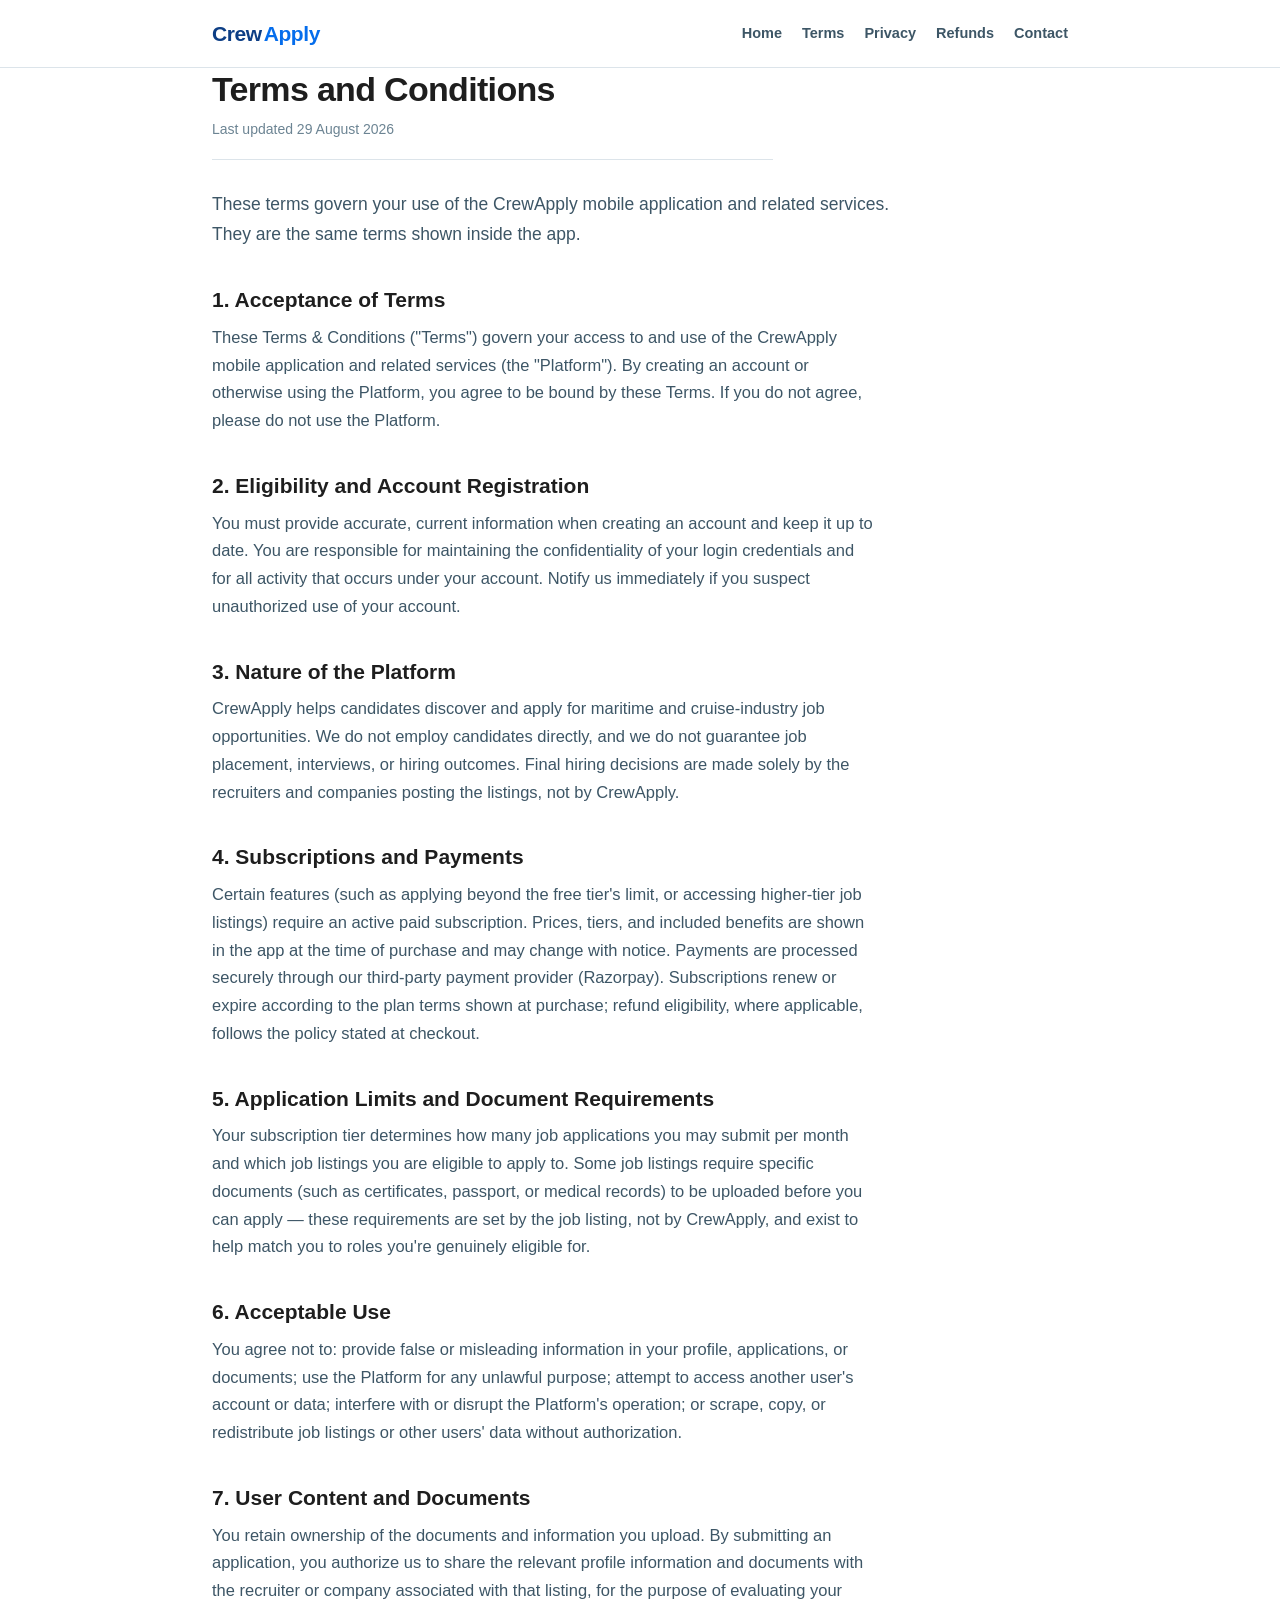
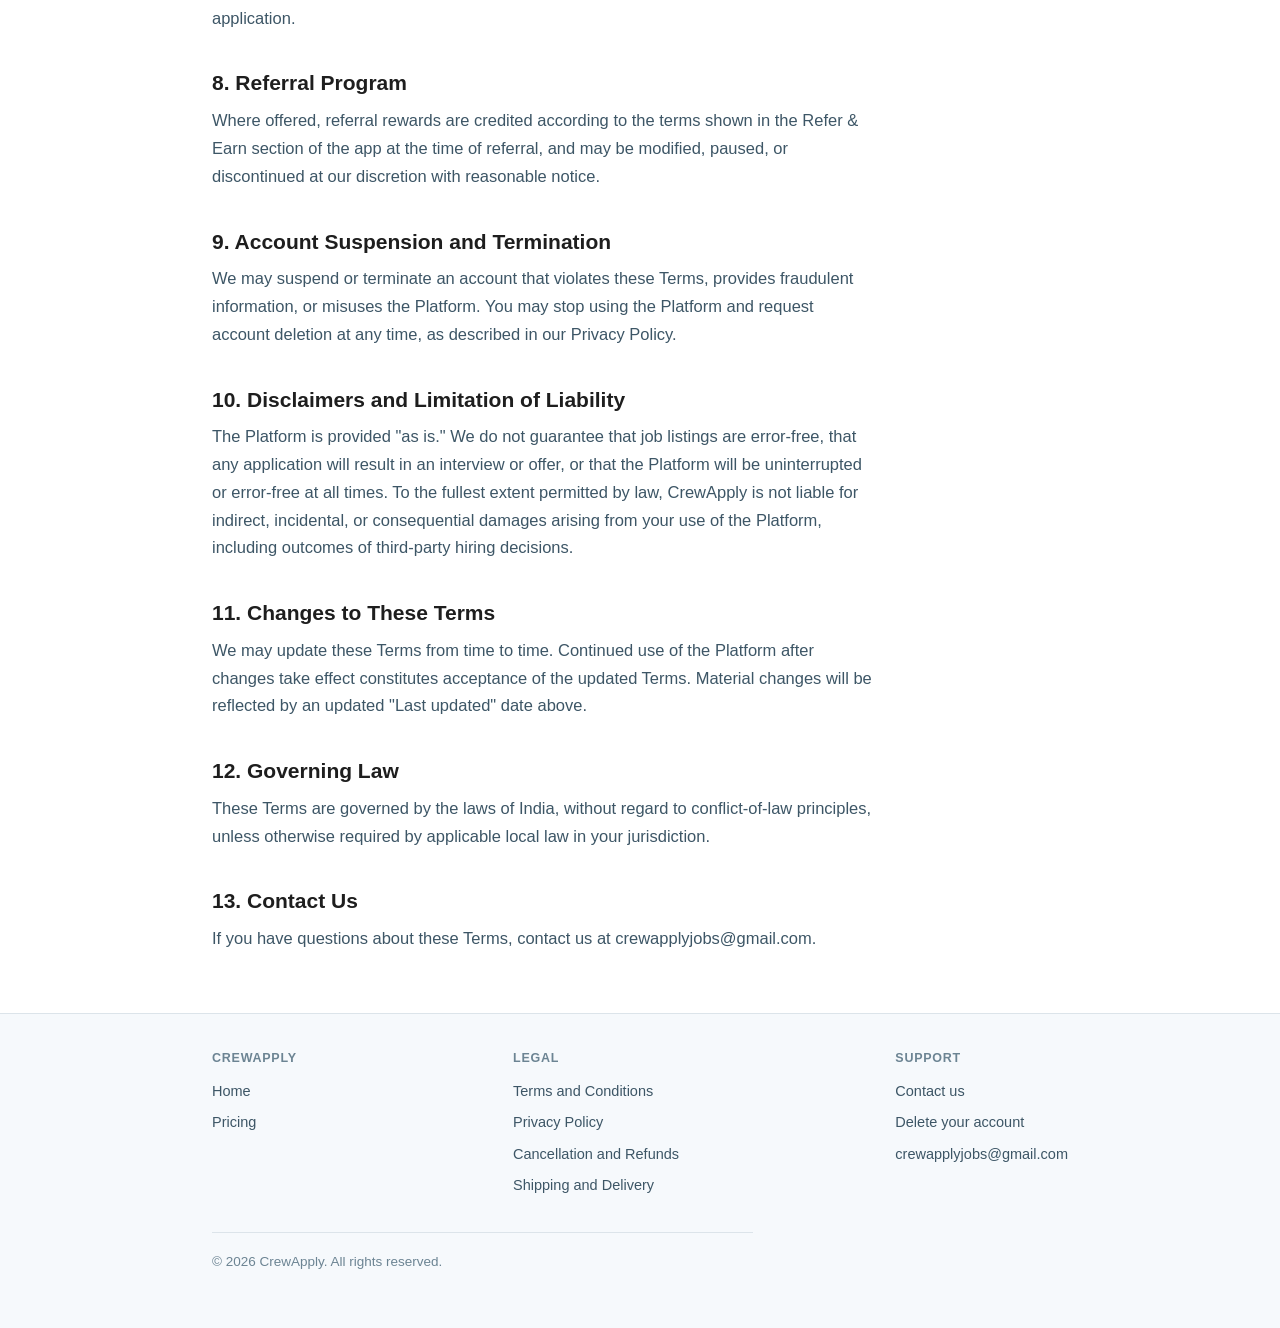
<file: terms.html>
<!doctype html>
<html lang="en">
<head>
<meta charset="utf-8">
<meta name="viewport" content="width=device-width, initial-scale=1">
<title>Terms and Conditions — CrewApply</title>
<meta name="description" content="The terms governing use of the CrewApply maritime job platform.">
<link rel="stylesheet" href="assets/site.css">
</head>
<body>

<header class="site">
  <div class="wrap">
    <a class="brand" href="index.html">Crew<span>Apply</span></a>
    <nav>
      <a href="index.html">Home</a>
      <a href="terms.html">Terms</a>
      <a href="privacy.html">Privacy</a>
      <a href="refunds.html">Refunds</a>
      <a href="contact.html">Contact</a>
    </nav>
  </div>
</header>

<main class="wrap">
  <h1 class="page">Terms and Conditions</h1>
  <p class="updated">Last updated 29 August 2026</p>
  <p class="lead">These terms govern your use of the CrewApply mobile application and related services. They are the same terms shown inside the app.</p>

  <h2>1. Acceptance of Terms</h2>
  <p>These Terms &amp; Conditions ("Terms") govern your access to and use of the CrewApply mobile application and related services (the "Platform"). By creating an account or otherwise using the Platform, you agree to be bound by these Terms. If you do not agree, please do not use the Platform.</p>

  <h2>2. Eligibility and Account Registration</h2>
  <p>You must provide accurate, current information when creating an account and keep it up to date. You are responsible for maintaining the confidentiality of your login credentials and for all activity that occurs under your account. Notify us immediately if you suspect unauthorized use of your account.</p>

  <h2>3. Nature of the Platform</h2>
  <p>CrewApply helps candidates discover and apply for maritime and cruise-industry job opportunities. We do not employ candidates directly, and we do not guarantee job placement, interviews, or hiring outcomes. Final hiring decisions are made solely by the recruiters and companies posting the listings, not by CrewApply.</p>

  <h2>4. Subscriptions and Payments</h2>
  <p>Certain features (such as applying beyond the free tier's limit, or accessing higher-tier job listings) require an active paid subscription. Prices, tiers, and included benefits are shown in the app at the time of purchase and may change with notice. Payments are processed securely through our third-party payment provider (Razorpay). Subscriptions renew or expire according to the plan terms shown at purchase; refund eligibility, where applicable, follows the policy stated at checkout.</p>

  <h2>5. Application Limits and Document Requirements</h2>
  <p>Your subscription tier determines how many job applications you may submit per month and which job listings you are eligible to apply to. Some job listings require specific documents (such as certificates, passport, or medical records) to be uploaded before you can apply — these requirements are set by the job listing, not by CrewApply, and exist to help match you to roles you're genuinely eligible for.</p>

  <h2>6. Acceptable Use</h2>
  <p>You agree not to: provide false or misleading information in your profile, applications, or documents; use the Platform for any unlawful purpose; attempt to access another user's account or data; interfere with or disrupt the Platform's operation; or scrape, copy, or redistribute job listings or other users' data without authorization.</p>

  <h2>7. User Content and Documents</h2>
  <p>You retain ownership of the documents and information you upload. By submitting an application, you authorize us to share the relevant profile information and documents with the recruiter or company associated with that listing, for the purpose of evaluating your application.</p>

  <h2>8. Referral Program</h2>
  <p>Where offered, referral rewards are credited according to the terms shown in the Refer &amp; Earn section of the app at the time of referral, and may be modified, paused, or discontinued at our discretion with reasonable notice.</p>

  <h2>9. Account Suspension and Termination</h2>
  <p>We may suspend or terminate an account that violates these Terms, provides fraudulent information, or misuses the Platform. You may stop using the Platform and request account deletion at any time, as described in our Privacy Policy.</p>

  <h2>10. Disclaimers and Limitation of Liability</h2>
  <p>The Platform is provided "as is." We do not guarantee that job listings are error-free, that any application will result in an interview or offer, or that the Platform will be uninterrupted or error-free at all times. To the fullest extent permitted by law, CrewApply is not liable for indirect, incidental, or consequential damages arising from your use of the Platform, including outcomes of third-party hiring decisions.</p>

  <h2>11. Changes to These Terms</h2>
  <p>We may update these Terms from time to time. Continued use of the Platform after changes take effect constitutes acceptance of the updated Terms. Material changes will be reflected by an updated "Last updated" date above.</p>

  <h2>12. Governing Law</h2>
  <p>These Terms are governed by the laws of India, without regard to conflict-of-law principles, unless otherwise required by applicable local law in your jurisdiction.</p>

  <h2>13. Contact Us</h2>
  <p>If you have questions about these Terms, contact us at crewapplyjobs@gmail.com.</p>
</main>

<footer class="site">
  <div class="wrap">
    <div class="cols">
      <div>
        <h4>CrewApply</h4>
        <a href="index.html">Home</a>
        <a href="index.html#pricing">Pricing</a>
      </div>
      <div>
        <h4>Legal</h4>
        <a href="terms.html">Terms and Conditions</a>
        <a href="privacy.html">Privacy Policy</a>
        <a href="refunds.html">Cancellation and Refunds</a>
        <a href="shipping.html">Shipping and Delivery</a>
      </div>
      <div>
        <h4>Support</h4>
        <a href="contact.html">Contact us</a>
        <a href="delete-account.html">Delete your account</a>
        <a href="mailto:crewapplyjobs@gmail.com">crewapplyjobs@gmail.com</a>
      </div>
    </div>
    <p class="legal">
      &copy; 2026 CrewApply. All rights reserved.
    </p>
  </div>
</footer>

</body>
</html>
</file>
<file: assets/site.css>
/* CrewApply public site — shared stylesheet.
   Kept in one file so every page looks identical and there is a single place
   to change the brand. No frameworks, no build step: this is uploaded to
   Hostinger as-is. */

:root {
  --navy: #0D3E85;
  --blue: #056DEC;
  --blue-dark: #1962BA;
  --ink: #1E1E1E;
  --body: #3D5666;
  --muted: #6C8493;
  --rule: #DCE4EA;
  --paper: #FFFFFF;
  --tint: #EFF5FF;
  --wash: #F6F9FC;
  --max: 900px;
}

* { box-sizing: border-box; }

html { scroll-behavior: smooth; }

body {
  margin: 0;
  background: var(--paper);
  color: var(--body);
  font-family: -apple-system, BlinkMacSystemFont, "Segoe UI", Roboto, Arial, sans-serif;
  font-size: 16.5px;
  line-height: 1.68;
  -webkit-font-smoothing: antialiased;
}

.wrap { max-width: var(--max); margin: 0 auto; padding: 0 22px; }

/* ── Header ─────────────────────────────────────────────────────────────── */
header.site {
  border-bottom: 1px solid var(--rule);
  background: var(--paper);
  position: sticky;
  top: 0;
  z-index: 10;
}
header.site .wrap {
  display: flex;
  align-items: center;
  justify-content: space-between;
  gap: 16px;
  padding-top: 16px;
  padding-bottom: 16px;
}
.brand {
  display: inline-flex;
  align-items: baseline;
  gap: 2px;
  font-size: 21px;
  font-weight: 800;
  letter-spacing: -0.02em;
  color: var(--navy);
  text-decoration: none;
}
.brand span { color: var(--blue); }
header.site nav { display: flex; gap: 20px; flex-wrap: wrap; }
header.site nav a {
  color: var(--body);
  text-decoration: none;
  font-size: 14.5px;
  font-weight: 600;
}
header.site nav a:hover { color: var(--blue); }

/* ── Hero ───────────────────────────────────────────────────────────────── */
.hero {
  background: linear-gradient(160deg, #0D3E85 0%, #056DEC 100%);
  color: #fff;
  padding: 66px 0 60px;
}
.hero h1 {
  margin: 0 0 14px;
  font-size: clamp(30px, 5vw, 42px);
  line-height: 1.16;
  letter-spacing: -0.02em;
  color: #fff;
}
.hero p {
  margin: 0;
  max-width: 62ch;
  font-size: 18px;
  color: #D9E7FA;
}

/* ── Content ────────────────────────────────────────────────────────────── */
main { padding: 46px 0 20px; }

h1, h2, h3 { color: var(--ink); line-height: 1.28; }
h1.page { font-size: clamp(26px, 4vw, 34px); margin: 0 0 6px; letter-spacing: -0.02em; }
h2 { font-size: 21px; margin: 38px 0 10px; }
h3 { font-size: 17px; margin: 26px 0 8px; }

.updated {
  color: var(--muted);
  font-size: 14px;
  margin: 0 0 30px;
  padding-bottom: 18px;
  border-bottom: 1px solid var(--rule);
}

p { margin: 0 0 14px; max-width: 72ch; }
ul, ol { margin: 0 0 16px; padding-left: 22px; max-width: 72ch; }
li { margin-bottom: 8px; }
a { color: var(--blue); }

.lead { font-size: 17.5px; color: var(--body); }

.note {
  background: var(--tint);
  border-left: 3px solid var(--blue);
  padding: 16px 20px;
  margin: 24px 0;
  border-radius: 0 4px 4px 0;
}
.note p:last-child { margin-bottom: 0; }

/* Placeholders the business owner must complete before publishing. */
.fill {
  background: #FFF3CD;
  border-bottom: 2px solid #E0A800;
  padding: 1px 5px;
  font-weight: 600;
  color: #6B4E00;
}

/* ── Cards / pricing ────────────────────────────────────────────────────── */
.cards {
  display: grid;
  grid-template-columns: repeat(auto-fit, minmax(240px, 1fr));
  gap: 18px;
  margin: 26px 0 10px;
}
.card {
  border: 1px solid var(--rule);
  border-radius: 10px;
  padding: 22px;
  background: var(--paper);
}
.card h3 { margin: 0 0 4px; font-size: 18px; }
.card .sub { color: var(--muted); font-size: 14px; margin: 0 0 14px; }
.card .price { font-size: 27px; font-weight: 800; color: var(--navy); letter-spacing: -0.02em; }
.card .price small { font-size: 14px; font-weight: 600; color: var(--muted); }
.card .alt { font-size: 14px; color: var(--muted); margin: 4px 0 14px; }
.card ul { margin: 0; padding-left: 18px; font-size: 14.5px; }

/* ── Table ──────────────────────────────────────────────────────────────── */
.tbl { overflow-x: auto; margin: 20px 0; border: 1px solid var(--rule); border-radius: 8px; }
table { border-collapse: collapse; width: 100%; font-size: 15px; min-width: 520px; }
th {
  text-align: left;
  background: var(--wash);
  font-size: 12.5px;
  letter-spacing: 0.05em;
  text-transform: uppercase;
  color: var(--muted);
  padding: 12px 14px;
  border-bottom: 1px solid var(--rule);
  font-weight: 700;
}
td { padding: 12px 14px; border-bottom: 1px solid var(--rule); vertical-align: top; }
tr:last-child td { border-bottom: none; }

/* ── Footer ─────────────────────────────────────────────────────────────── */
footer.site {
  margin-top: 60px;
  border-top: 1px solid var(--rule);
  background: var(--wash);
  padding: 34px 0 40px;
}
footer.site .cols {
  display: flex;
  flex-wrap: wrap;
  gap: 26px 46px;
  justify-content: space-between;
}
footer.site h4 {
  margin: 0 0 10px;
  font-size: 12.5px;
  letter-spacing: 0.06em;
  text-transform: uppercase;
  color: var(--muted);
}
footer.site a { display: block; color: var(--body); text-decoration: none; font-size: 14.5px; margin-bottom: 7px; }
footer.site a:hover { color: var(--blue); text-decoration: underline; }
footer.site .legal {
  margin-top: 28px;
  padding-top: 18px;
  border-top: 1px solid var(--rule);
  font-size: 13.5px;
  color: var(--muted);
}

@media (max-width: 560px) {
  header.site .wrap { flex-direction: column; align-items: flex-start; gap: 10px; }
  header.site nav { gap: 14px; }
}
</file>
